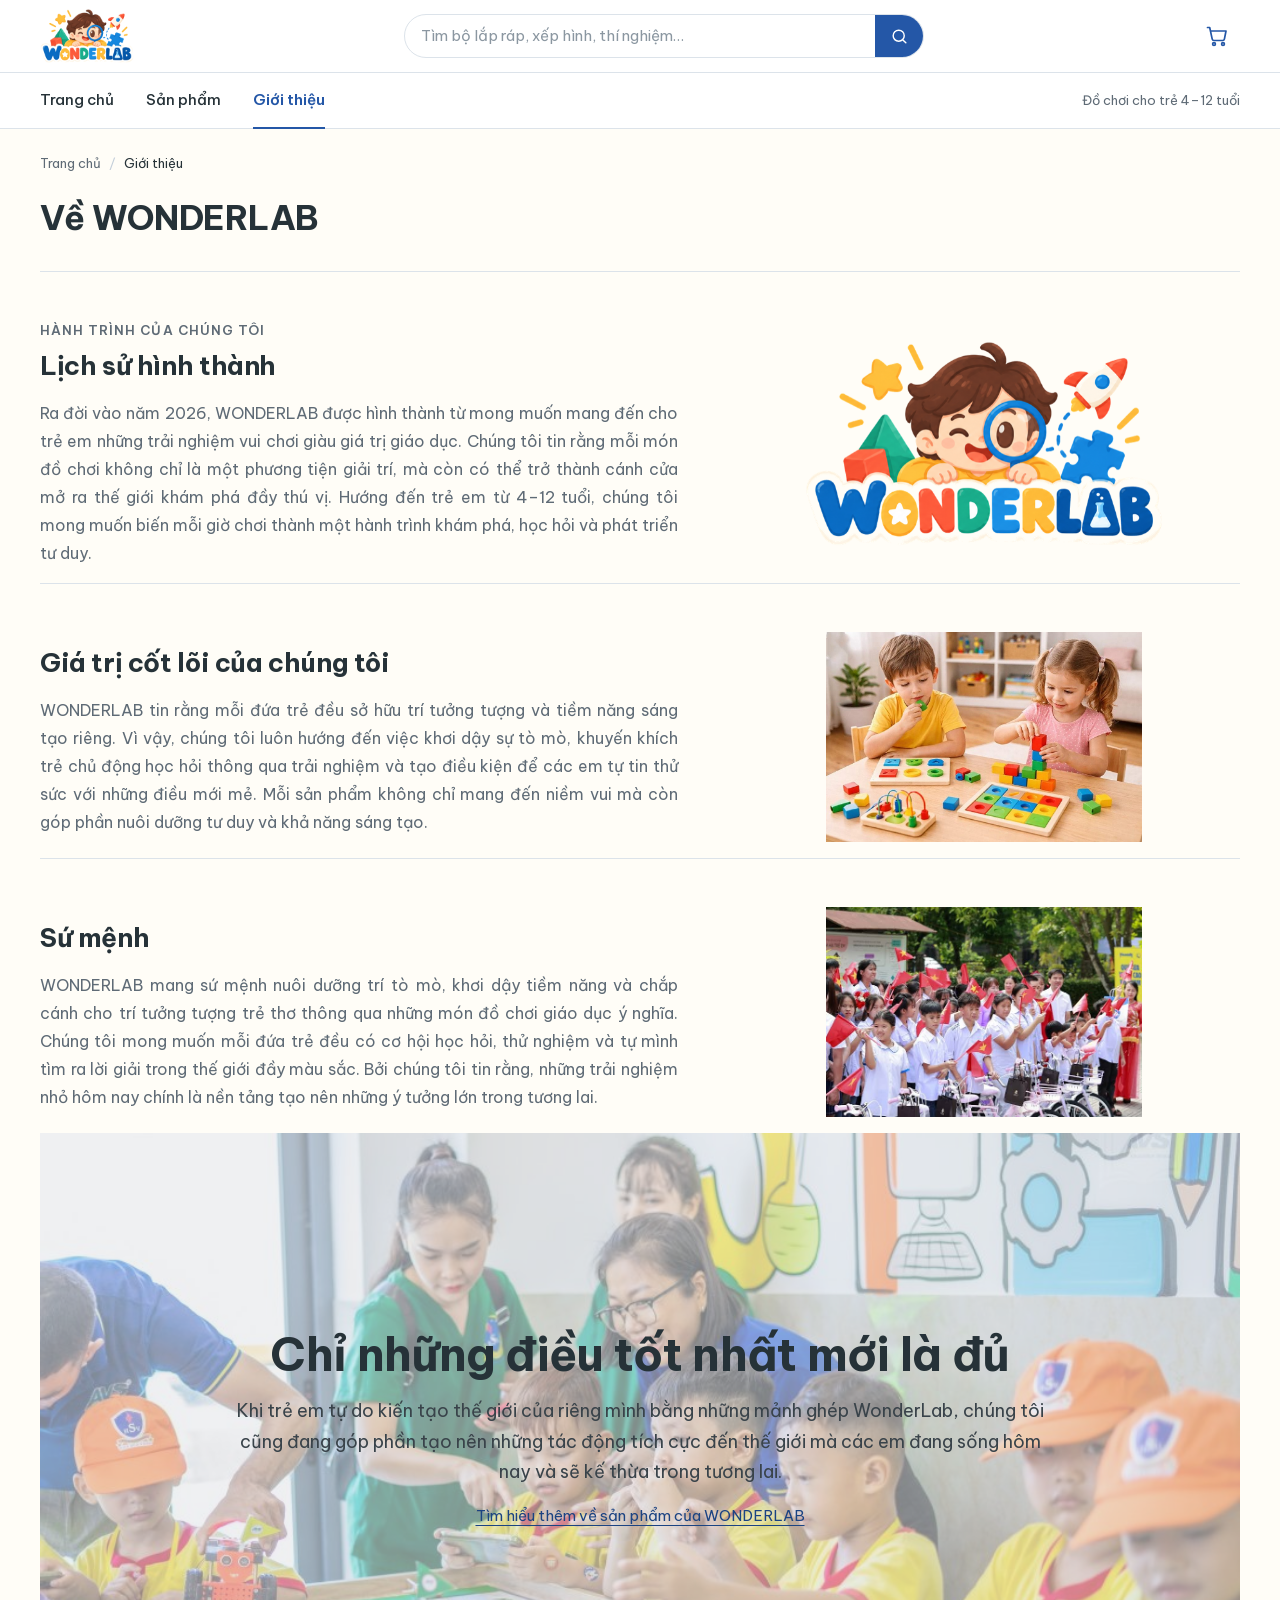
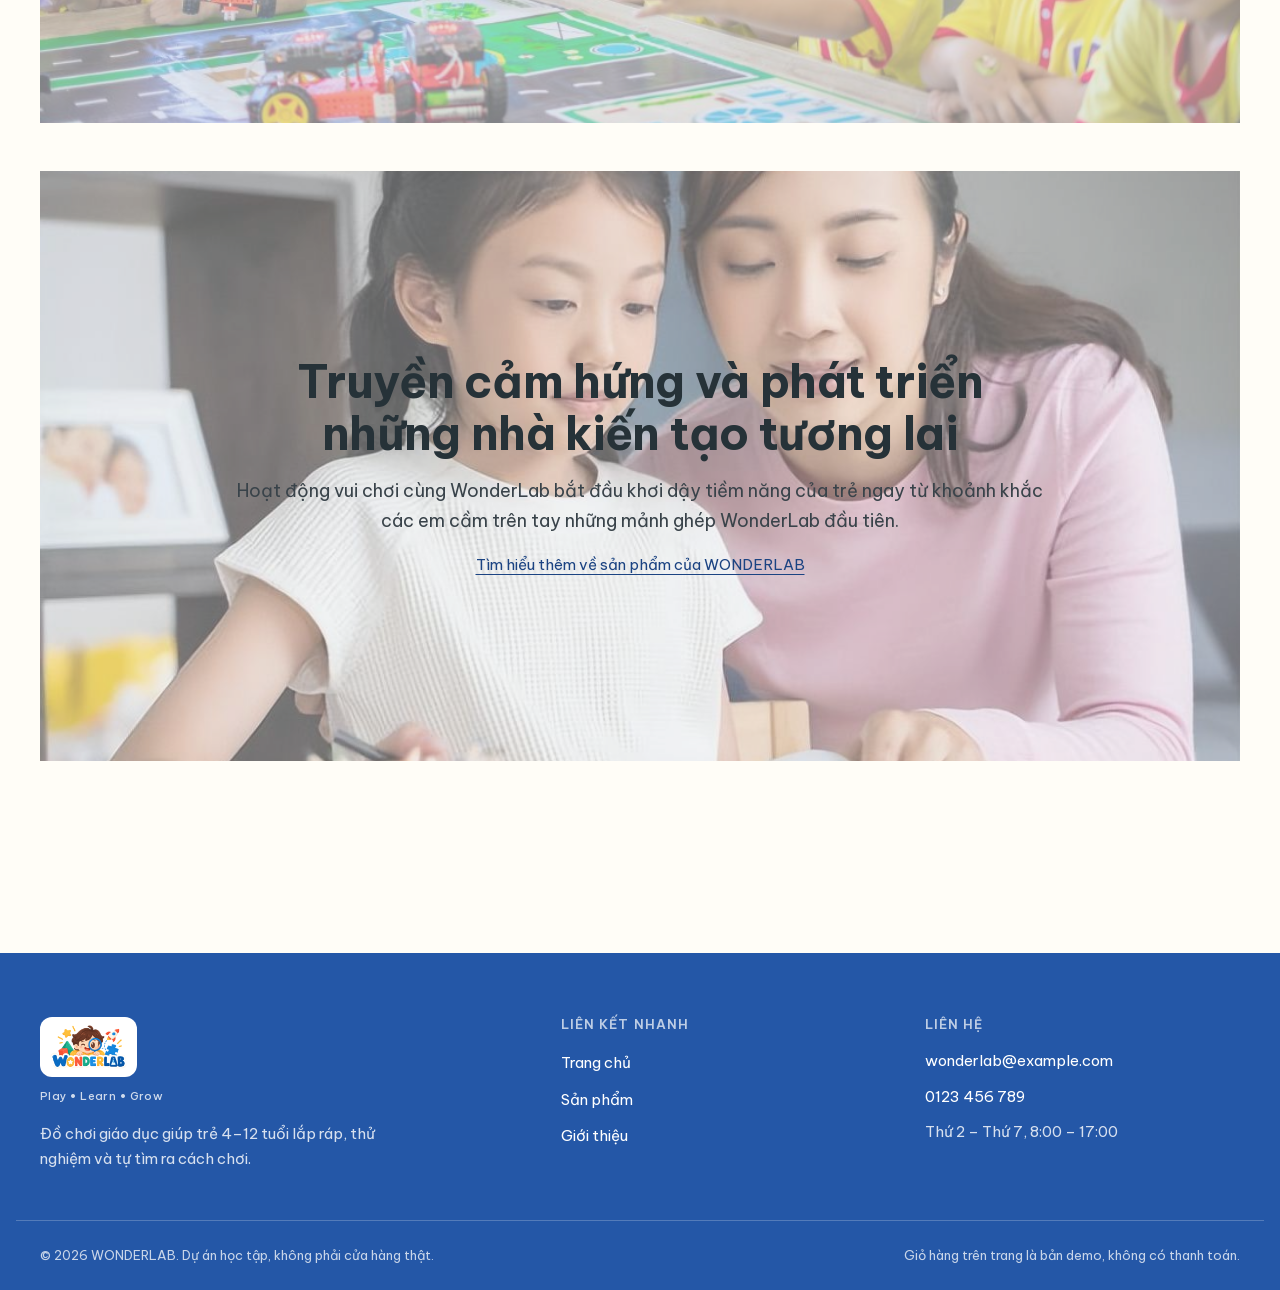
<file: about.html>
<!DOCTYPE html>
<html lang="vi">
<head>
  <meta charset="UTF-8">
  <meta name="viewport" content="width=device-width, initial-scale=1">
  <title>Giới thiệu — WONDERLAB</title>
  <meta name="description" content="WONDERLAB chọn đồ chơi giáo dục cho trẻ 4–12 tuổi và ghi rõ độ tuổi, số chi tiết, chất liệu cùng kỹ năng trẻ luyện tập trên từng sản phẩm.">
  <link rel="icon" href="assets/img/favicon.png" type="image/png">
  <link rel="stylesheet" href="css/style.css">
</head>
<body>
  <a class="skip-link" href="#main">Bỏ qua điều hướng</a>

  <header class="site-head">
    <div class="container site-head__top">
      <a class="brand" href="index.html" aria-label="WONDERLAB — trang chủ">
        <video class="brand__logo" autoplay muted loop playsinline poster="assets/img/logo-wonderlab.png" role="img" aria-label="WONDERLAB — Bé Khám Phá">
              <source src="assets/img/video-logo.mp4" type="video/mp4" />
              <img src="assets/img/logo-wonderlab.png" alt="WONDERLAB — Bé Khám Phá" />
            </video>
      </a>

      <form class="search" role="search" action="products.html" method="get">
        <label class="sr-only" for="q">Tìm sản phẩm</label>
        <input class="search__input" id="q" name="q" type="search" placeholder="Tìm bộ lắp ráp, xếp hình, thí nghiệm…" autocomplete="off">
        <button class="search__btn" type="submit" aria-label="Tìm sản phẩm">
          <svg class="icon" viewBox="0 0 24 24" fill="none" stroke="currentColor" stroke-width="1.8" stroke-linecap="round" stroke-linejoin="round" aria-hidden="true" focusable="false"><circle cx="11" cy="11" r="7"></circle><path d="m20 20-3.4-3.4"></path></svg>
        </button>
      </form>

      <button class="cart-btn" type="button" data-cart-open aria-label="Mở giỏ hàng">
        <svg class="icon" viewBox="0 0 24 24" fill="none" stroke="currentColor" stroke-width="1.7" stroke-linecap="round" stroke-linejoin="round" aria-hidden="true" focusable="false">
          <circle cx="9" cy="20" r="1.4"></circle><circle cx="18" cy="20" r="1.4"></circle>
          <path d="M2.5 3.5h2.2l2.5 11.6a1.8 1.8 0 0 0 1.8 1.4h8.6a1.8 1.8 0 0 0 1.8-1.4L21 7H6"></path>
        </svg>
        <span class="cart-btn__count" data-cart-count hidden>0</span>
      </button>
    </div>

    <div class="site-head__bar" data-nav-bar>
      <div class="container site-head__nav-row">
        <button class="nav-toggle" type="button" data-nav-toggle aria-expanded="false" aria-controls="site-nav">
          <svg class="icon" viewBox="0 0 24 24" fill="none" stroke="currentColor" stroke-width="1.8" stroke-linecap="round" aria-hidden="true" focusable="false"><path d="M4 6h16M4 12h16M4 18h16"></path></svg>
          <span>Menu</span>
        </button>
        <nav class="site-nav" id="site-nav" aria-label="Điều hướng chính">
          <a class="site-nav__link" href="index.html">Trang chủ</a>
          <a class="site-nav__link" href="products.html">Sản phẩm</a>
          <a class="site-nav__link" href="about.html" aria-current="page">Giới thiệu</a>
        </nav>
        <p class="site-head__note">Đồ chơi cho trẻ 4–12 tuổi</p>
      </div>
    </div>
  </header>

  <main id="main" class="page-main">
    <div class="container about-page">
      <nav class="breadcrumb" aria-label="Breadcrumb">
        <ol><li><a href="index.html">Trang chủ</a></li><li><span aria-current="page">Giới thiệu</span></li></ol>
      </nav>

      <h1 class="about-page__title" id="about-title">Về WONDERLAB</h1>

      <section class="about-history" aria-labelledby="about-history-title">
        <div class="about-history__copy">
          <p class="about-history__eyebrow">Hành trình của chúng tôi</p>
          <h2 id="about-history-title">Lịch sử hình thành</h2>
          <p>Ra đời vào năm 2026, WONDERLAB được hình thành từ mong muốn mang đến cho trẻ em những trải nghiệm vui chơi giàu giá trị giáo dục. Chúng tôi tin rằng mỗi món đồ chơi không chỉ là một phương tiện giải trí, mà còn có thể trở thành cánh cửa mở ra thế giới khám phá đầy thú vị. Hướng đến trẻ em từ 4–12 tuổi, chúng tôi mong muốn biến mỗi giờ chơi thành một hành trình khám phá, học hỏi và phát triển tư duy.

</p>
        </div>
        <img class="about-history__logo" src="assets/img/logo-wonderlab.png" alt="Logo WONDERLAB — Bé Khám Phá" width="560" height="321" loading="lazy">
      </section>

      <section class="about-history about-history--text" aria-labelledby="about-values-title">
        <div class="about-history__copy">
          <h2 id="about-values-title">Giá trị cốt lõi của chúng tôi</h2>
          <p>WONDERLAB tin rằng mỗi đứa trẻ đều sở hữu trí tưởng tượng và tiềm năng sáng tạo riêng. Vì vậy, chúng tôi luôn hướng đến việc khơi dậy sự tò mò, khuyến khích trẻ chủ động học hỏi thông qua trải nghiệm và tạo điều kiện để các em tự tin thử sức với những điều mới mẻ. Mỗi sản phẩm không chỉ mang đến niềm vui mà còn góp phần nuôi dưỡng tư duy và khả năng sáng tạo.</p>
        </div>
        <img class="about-history__logo" src="img/about-giatricotloi.jpeg" alt="Giá trị cốt lõi của WONDERLAB" loading="lazy">
      </section>

      <section class="about-history about-history--text" aria-labelledby="about-mission-title">
        <div class="about-history__copy">
          <h2 id="about-mission-title">Sứ mệnh</h2>
          <p>WONDERLAB mang sứ mệnh nuôi dưỡng trí tò mò, khơi dậy tiềm năng và chắp cánh cho trí tưởng tượng trẻ thơ thông qua những món đồ chơi giáo dục ý nghĩa. Chúng tôi mong muốn mỗi đứa trẻ đều có cơ hội học hỏi, thử nghiệm và tự mình tìm ra lời giải trong thế giới đầy màu sắc. Bởi chúng tôi tin rằng, những trải nghiệm nhỏ hôm nay chính là nền tảng tạo nên những ý tưởng lớn trong tương lai.</p>
        </div>
        <img class="about-history__logo" src="img/about-sumenh.jpeg" alt="Sứ mệnh của WONDERLAB" loading="lazy">
      </section>

      <section class="about-feature about-feature--first" aria-labelledby="about-best-title">
        <img class="about-feature__image" src="assets/img/about/about-tre-vui.jpg" alt="Các em nhỏ vui chơi và khám phá cùng đồ chơi WONDERLAB" width="1024" height="576">
        <div class="about-feature__copy">
          <h2 id="about-best-title">Chỉ những điều tốt nhất mới là đủ</h2>
          <p>Khi trẻ em tự do kiến tạo thế giới của riêng mình bằng những mảnh ghép WonderLab, chúng tôi cũng đang góp phần tạo nên những tác động tích cực đến thế giới mà các em đang sống hôm nay và sẽ kế thừa trong tương lai.</p>
          <a class="about-feature__link" href="products.html">Tìm hiểu thêm về sản phẩm của WONDERLAB</a>
        </div>
      </section>

      <section class="about-feature about-feature--second" aria-labelledby="about-builders-title">
        <img class="about-feature__image" src="assets/img/about/about-nguoi-lon-huong-dan-tre.webp" alt="Người lớn đồng hành cùng trẻ khám phá và lắp ghép" width="1228" height="790" loading="lazy">
        <div class="about-feature__copy">
          <h2 id="about-builders-title">Truyền cảm hứng và phát triển những nhà kiến tạo tương lai</h2>
          <p>Hoạt động vui chơi cùng WonderLab bắt đầu khơi dậy tiềm năng của trẻ ngay từ khoảnh khắc các em cầm trên tay những mảnh ghép WonderLab đầu tiên.</p>
          <a class="about-feature__link" href="products.html">Tìm hiểu thêm về sản phẩm của WONDERLAB</a>
        </div>
      </section>

    </div>
  </main>

  <footer class="site-foot">
    <div class="container site-foot__grid">
      <div class="site-foot__about">
        <a class="brand brand--light" href="index.html" aria-label="WONDERLAB — trang chủ">
          <span class="brand__plate">
            <img class="brand__logo" src="assets/img/logo-wonderlab.png" alt="WONDERLAB — Bé Khám Phá" width="560" height="321" />
          </span>
        </a>
        <p class="brand__tagline">Play • Learn • Grow</p>
        <p>Đồ chơi giáo dục giúp trẻ 4–12 tuổi lắp ráp, thử nghiệm và tự tìm ra cách chơi.</p>
      </div>

      <nav aria-labelledby="foot-links">
        <h2 class="site-foot__title" id="foot-links">Liên kết nhanh</h2>
        <ul class="site-foot__list">
          <li><a href="index.html">Trang chủ</a></li>
          <li><a href="products.html">Sản phẩm</a></li>
          <li><a href="about.html">Giới thiệu</a></li>
        </ul>
      </nav>

      <div>
        <h2 class="site-foot__title">Liên hệ</h2>
        <div class="site-foot__contact">
          <a href="mailto:wonderlab@example.com">wonderlab@example.com</a>
          <a href="tel:+84123456789">0123 456 789</a>
          <span>Thứ 2 – Thứ 7, 8:00 – 17:00</span>
        </div>
      </div>
    </div>
    <div class="container site-foot__rule"></div>
    <div class="container site-foot__bottom">
      <span>© 2026 WONDERLAB. Dự án học tập, không phải cửa hàng thật.</span>
      <span>Giỏ hàng trên trang là bản demo, không có thanh toán.</span>
    </div>
  </footer>

  <div class="cart-drawer" data-cart-drawer hidden role="dialog" aria-modal="true" aria-labelledby="cart-title">
    <button class="cart-drawer__scrim" type="button" data-cart-close aria-label="Đóng giỏ hàng"></button>
    <div class="cart-drawer__panel">
      <div class="cart-drawer__head">
        <h2 class="cart-drawer__title" id="cart-title">Giỏ hàng của bạn</h2>
        <button class="icon-btn" type="button" data-cart-close aria-label="Đóng giỏ hàng">
          <svg class="icon" viewBox="0 0 24 24" fill="none" stroke="currentColor" stroke-width="1.8" stroke-linecap="round" aria-hidden="true" focusable="false"><path d="M18 6 6 18M6 6l12 12"></path></svg>
        </button>
      </div>
      <div class="cart-drawer__items" data-cart-items></div>
      <div class="cart-drawer__foot">
        <div class="cart-drawer__total"><span>Tạm tính</span><strong data-cart-total>0đ</strong></div>
        <a class="c-btn c-btn--primary c-btn--wide"
   href="cart.html">
    Xem giỏ hàng
</a>
        <a class="c-btn c-btn--ghost c-btn--wide" href="products.html">Tiếp tục xem sản phẩm</a>
        <p class="cart-drawer__note">Đây là giỏ hàng demo của một dự án học tập. Chưa có bước thanh toán hoặc đặt hàng thật.</p>
      </div>
    </div>
  </div>

  <div class="toast" data-toast hidden role="status" aria-live="polite">
    <span data-toast-text>Đã thêm vào giỏ hàng demo.</span>
    <button class="toast__close" type="button" data-toast-close aria-label="Đóng thông báo">
      <svg class="icon" viewBox="0 0 24 24" fill="none" stroke="currentColor" stroke-width="2" stroke-linecap="round" aria-hidden="true" focusable="false"><path d="M18 6 6 18M6 6l12 12"></path></svg>
    </button>
  </div>

  <script src="js/main.js"></script>
</body>
</html>
</file>
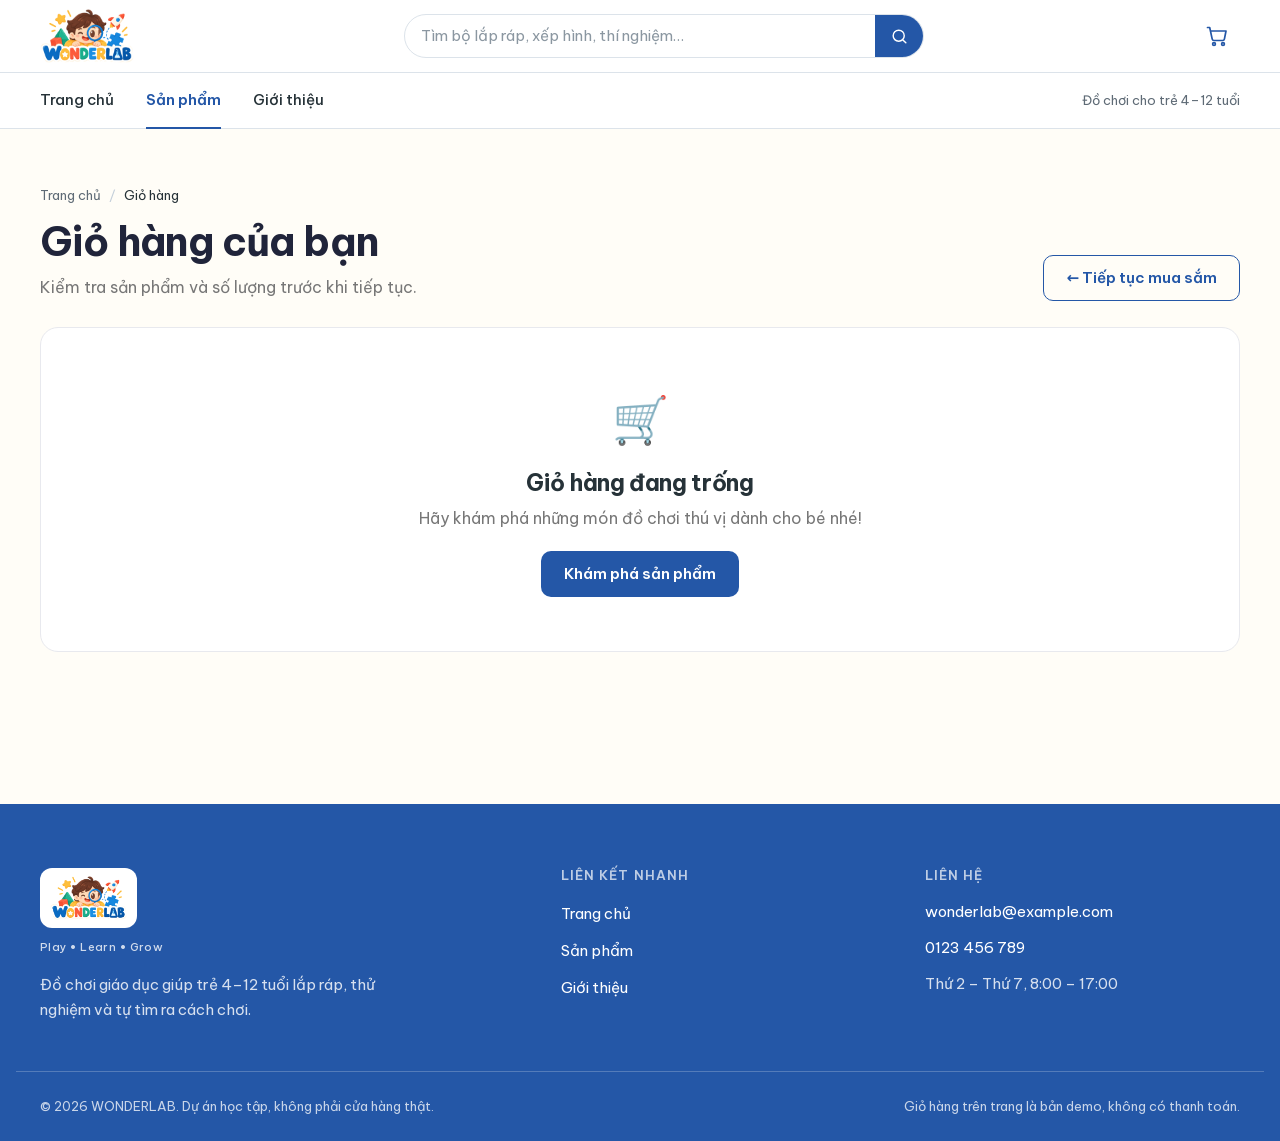
<file: cart.html>
<!DOCTYPE html>
<html lang="vi">
<head>
<meta charset="utf-8">
<meta name="viewport" content="width=device-width, initial-scale=1">
<title>Giỏ hàng — WONDERLAB</title>
<meta name="description" content="Giỏ hàng của bạn tại WONDERLAB.">
<link rel="icon" href="assets/img/favicon.png" type="image/png">
<link rel="stylesheet" href="css/style.css">
</head>
<body>
<a class="skip-link" href="#main">Bỏ qua điều hướng</a>
<header class="site-head">
<div class="container site-head__top">
<a aria-label="WONDERLAB — trang chủ" class="brand" href="index.html">
<video aria-label="WONDERLAB — Bé Khám Phá" autoplay="" class="brand__logo" loop="" muted="" playsinline="" poster="assets/img/logo-wonderlab.png" role="img">
<source src="assets/img/video-logo.mp4" type="video/mp4"/>
<img alt="WONDERLAB — Bé Khám Phá" src="assets/img/logo-wonderlab.png"/>
</video>
</a>
<form action="products.html" class="search" data-search-form="" method="get" role="search">
<label class="sr-only" for="q">Tìm sản phẩm</label>
<input autocomplete="off" class="search__input" id="q" name="q" placeholder="Tìm bộ lắp ráp, xếp hình, thí nghiệm…" type="search"/>
<button aria-label="Tìm sản phẩm" class="search__btn" type="submit">
<svg aria-hidden="true" class="icon" fill="none" focusable="false" stroke="currentColor" stroke-linecap="round" stroke-linejoin="round" stroke-width="1.8" viewbox="0 0 24 24">
<circle cx="11" cy="11" r="7"></circle>
<path d="m20 20-3.4-3.4"></path>
</svg>
</button>
</form>
<button aria-label="Mở giỏ hàng" class="cart-btn" data-cart-open="" type="button">
<svg aria-hidden="true" class="icon" fill="none" focusable="false" stroke="currentColor" stroke-linecap="round" stroke-linejoin="round" stroke-width="1.7" viewbox="0 0 24 24">
<circle cx="9" cy="20" r="1.4"></circle>
<circle cx="18" cy="20" r="1.4"></circle>
<path d="M2.5 3.5h2.2l2.5 11.6a1.8 1.8 0 0 0 1.8 1.4h8.6a1.8 1.8 0 0 0 1.8-1.4L21 7H6"></path>
</svg>
<span class="cart-btn__count" data-cart-count="" hidden="">0</span>
</button>
</div>
<div class="site-head__bar" data-nav-bar="">
<div class="container site-head__nav-row">
<button aria-controls="site-nav" aria-expanded="false" class="nav-toggle" data-nav-toggle="" type="button">
<svg aria-hidden="true" class="icon" fill="none" focusable="false" stroke="currentColor" stroke-linecap="round" stroke-width="1.8" viewbox="0 0 24 24">
<path d="M4 6h16M4 12h16M4 18h16"></path>
</svg>
<span>Menu</span>
</button>
<nav aria-label="Điều hướng chính" class="site-nav" id="site-nav">
<a class="site-nav__link" href="index.html">Trang chủ</a>
<a aria-current="page" class="site-nav__link" href="products.html">Sản phẩm</a>
<a class="site-nav__link" href="about.html">Giới thiệu</a>
</nav>
<p class="site-head__note">Đồ chơi cho trẻ 4–12 tuổi</p>
</div>
</div>
</header>
<main class="page-main cart-page" id="main">
  <div class="container">
    <nav class="breadcrumb" aria-label="Breadcrumb"><ol><li><a href="index.html">Trang chủ</a></li><li><span aria-current="page">Giỏ hàng</span></li></ol></nav>
    <div class="cart-page__head">
      <div><h1 class="cart-page__title">Giỏ hàng của bạn</h1><p class="cart-page__lead">Kiểm tra sản phẩm và số lượng trước khi tiếp tục.</p></div>
      <a class="c-btn c-btn--ghost" href="products.html">← Tiếp tục mua sắm</a>
    </div>
    <div id="cartPageContent" aria-live="polite"></div>
  </div>
</main>
<footer class="site-foot">
<div class="container site-foot__grid">
<div class="site-foot__about">
<a aria-label="WONDERLAB — trang chủ" class="brand brand--light" href="index.html">
<span class="brand__plate">
<img alt="WONDERLAB — Bé Khám Phá" class="brand__logo" height="321" src="assets/img/logo-wonderlab.png" width="560"/>
</span>
</a>
<p class="brand__tagline">Play • Learn • Grow</p>
<p>
            Đồ chơi giáo dục giúp trẻ 4–12 tuổi lắp ráp, thử nghiệm và tự tìm ra
            cách chơi.
          </p>
</div>
<nav aria-labelledby="foot-links">
<h2 class="site-foot__title" id="foot-links">Liên kết nhanh</h2>
<ul class="site-foot__list">
<li><a href="index.html">Trang chủ</a></li>
<li><a href="products.html">Sản phẩm</a></li>
<li><a href="about.html">Giới thiệu</a></li>
</ul>
</nav>
<div>
<h2 class="site-foot__title">Liên hệ</h2>
<div class="site-foot__contact">
<a href="mailto:wonderlab@example.com">wonderlab@example.com</a>
<a href="tel:+84123456789">0123 456 789</a>
<span>Thứ 2 – Thứ 7, 8:00 – 17:00</span>
</div>
</div>
</div>
<div class="container site-foot__rule"></div>
<div class="container site-foot__bottom">
<span>© 2026 WONDERLAB. Dự án học tập, không phải cửa hàng thật.</span>
<span>Giỏ hàng trên trang là bản demo, không có thanh toán.</span>
</div>
</footer>
<div aria-labelledby="cart-title" aria-modal="true" class="cart-drawer" data-cart-drawer="" hidden="" role="dialog">
<button aria-label="Đóng giỏ hàng" class="cart-drawer__scrim" data-cart-close="" type="button"></button>
<div class="cart-drawer__panel">
<div class="cart-drawer__head">
<h2 class="cart-drawer__title" id="cart-title">Giỏ hàng của bạn</h2>
<button aria-label="Đóng giỏ hàng" class="icon-btn" data-cart-close="" type="button">
<svg aria-hidden="true" class="icon" fill="none" focusable="false" stroke="currentColor" stroke-linecap="round" stroke-width="1.8" viewbox="0 0 24 24">
<path d="M18 6 6 18M6 6l12 12"></path>
</svg>
</button>
</div>
<div class="cart-drawer__items" data-cart-items=""></div>
<div class="cart-drawer__foot">
<div class="cart-drawer__total">
<span>Tạm tính</span><strong data-cart-total="">0đ</strong>
</div>
<a class="c-btn c-btn--ghost c-btn--wide" href="products.html">Tiếp tục xem sản phẩm</a>
<a class="c-btn c-btn--primary c-btn--wide" href="cart.html">Xem giỏ hàng</a>
<p class="cart-drawer__note">
            Đây là giỏ hàng demo của một dự án học tập. Chưa có bước thanh toán
            hoặc đặt hàng thật.
          </p>
</div>
</div>
</div>
<div aria-live="polite" class="toast" data-toast="" hidden="" role="status">
<span data-toast-text="">Đã thêm vào giỏ hàng demo.</span>
<button aria-label="Đóng thông báo" class="toast__close" data-toast-close="" type="button">
<svg aria-hidden="true" class="icon" fill="none" focusable="false" stroke="currentColor" stroke-linecap="round" stroke-width="2" viewbox="0 0 24 24">
<path d="M18 6 6 18M6 6l12 12"></path>
</svg>
</button>
</div>
<script src="js/main.js"></script>
<script src="js/cart-page.js"></script>
</body>
</html>
</file>
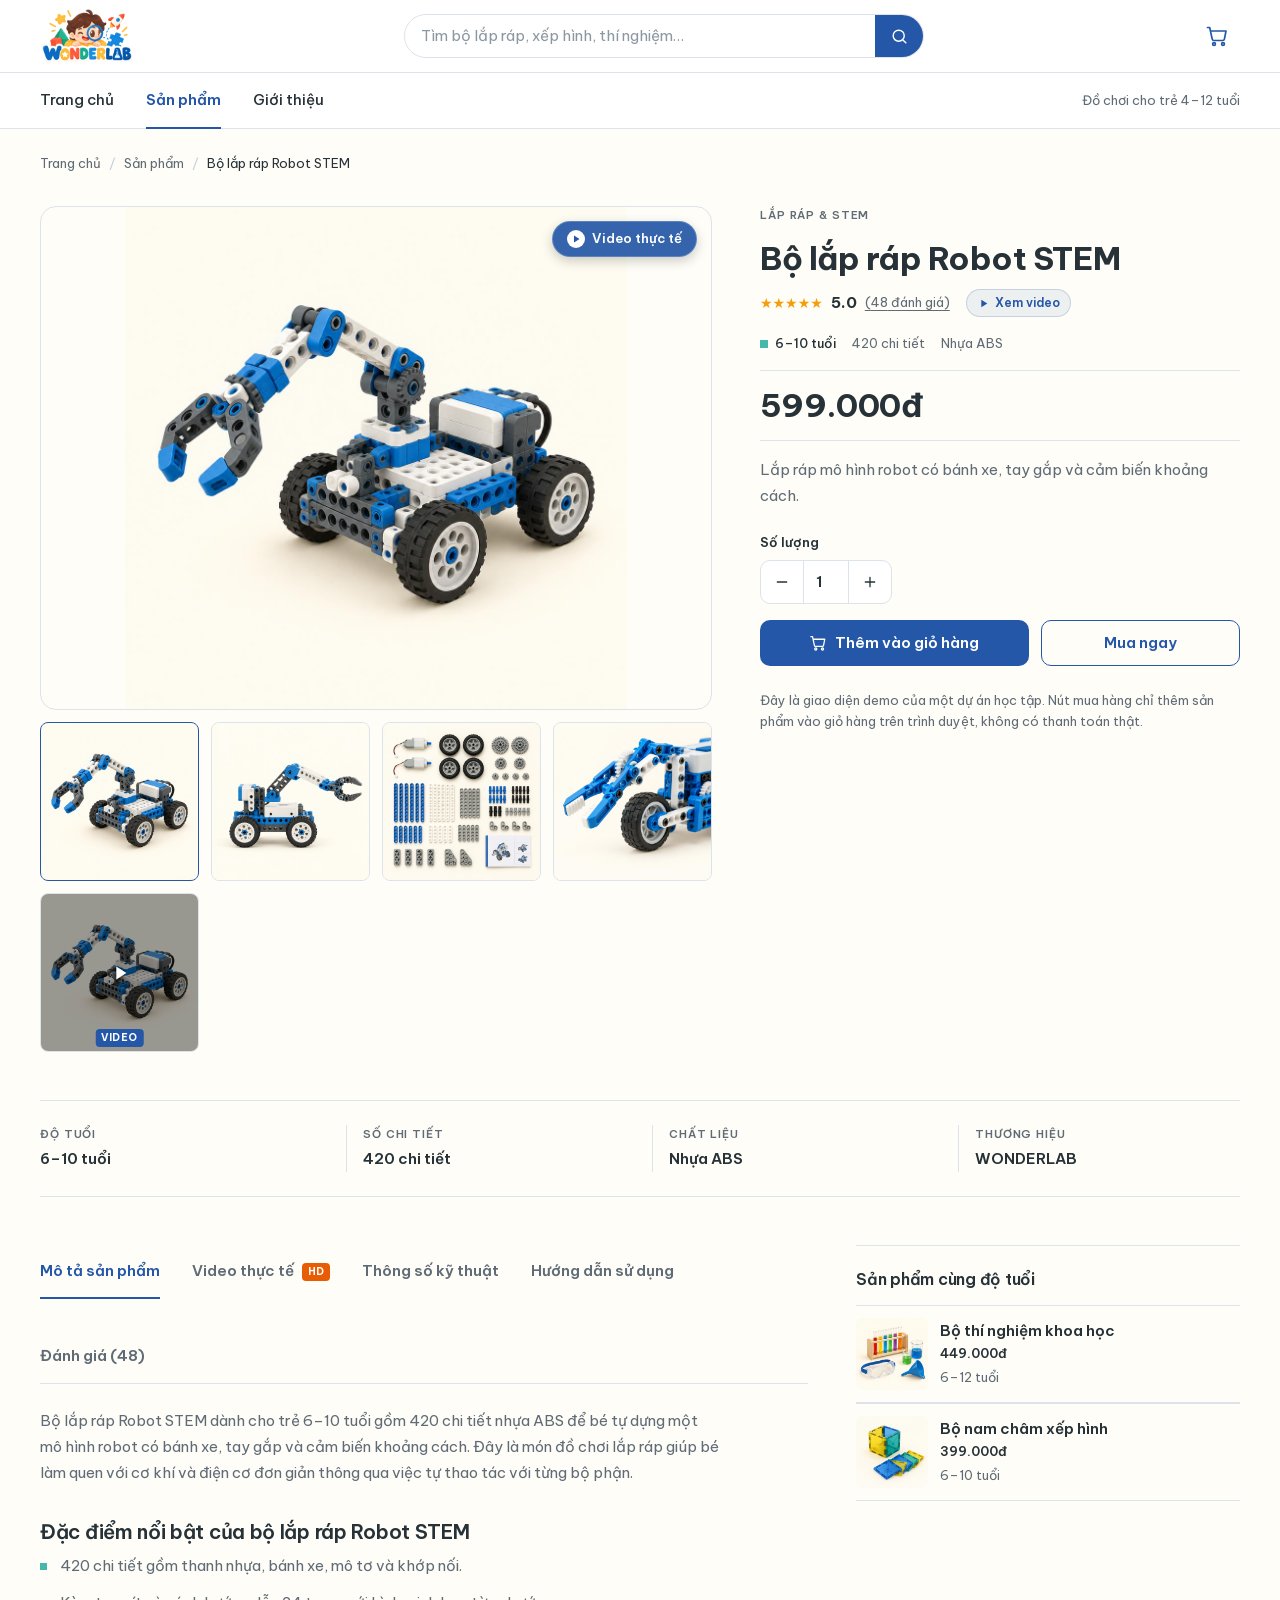
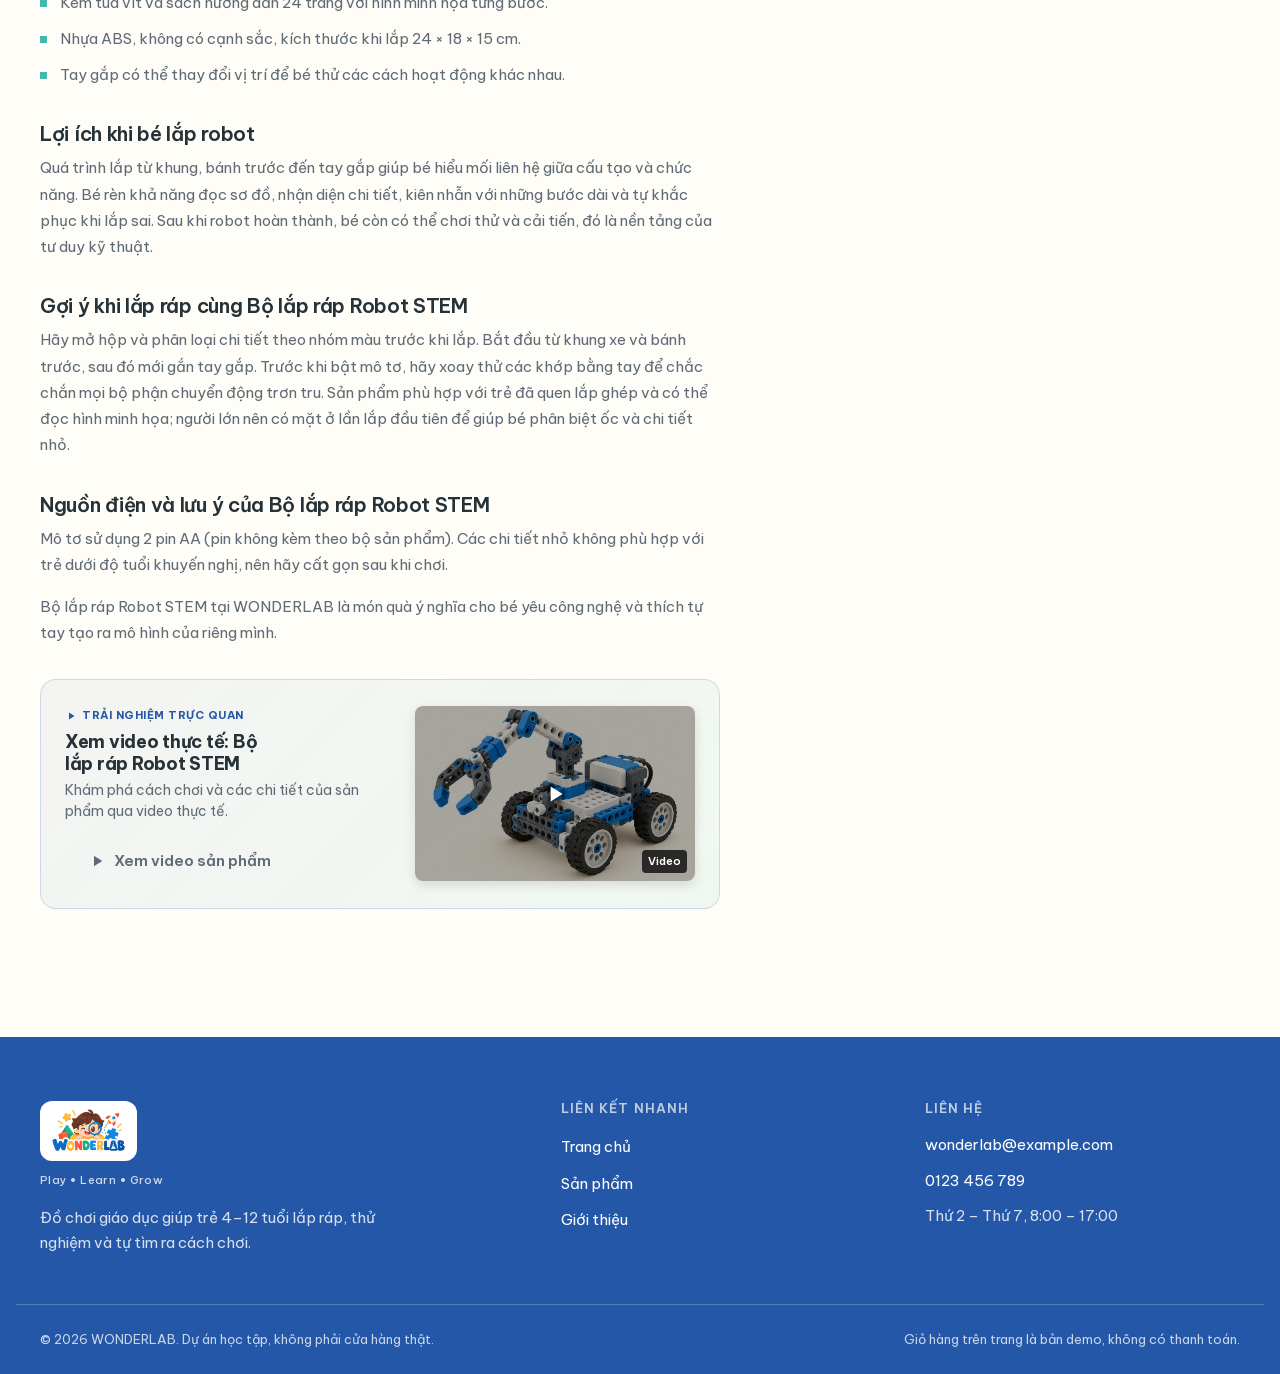
<file: product-detail.html>
<!DOCTYPE html>
<html lang="vi">
<head>
  <meta charset="UTF-8">
  <meta name="viewport" content="width=device-width, initial-scale=1">
  <title>Bộ lắp ráp Robot STEM — WONDERLAB</title>
  <meta name="description" content="Bộ lắp ráp Robot STEM: 420 chi tiết, phù hợp trẻ 6–10 tuổi. Xem hình ảnh, thông số và hướng dẫn lắp ráp tại WONDERLAB.">
  <link rel="icon" href="assets/img/favicon.png" type="image/png">
  <link rel="stylesheet" href="css/style.css">
</head>
<body>
  <a class="skip-link" href="#main">Bỏ qua điều hướng</a>

  <header class="site-head">
    <div class="container site-head__top">
      <a class="brand" href="index.html" aria-label="WONDERLAB — trang chủ">
        <video class="brand__logo" autoplay muted loop playsinline poster="assets/img/logo-wonderlab.png" role="img" aria-label="WONDERLAB — Bé Khám Phá">
              <source src="assets/img/video-logo.mp4" type="video/mp4" />
              <img src="assets/img/logo-wonderlab.png" alt="WONDERLAB — Bé Khám Phá" />
            </video>
      </a>

      <form class="search" role="search" action="products.html" method="get">
        <label class="sr-only" for="q">Tìm sản phẩm</label>
        <input class="search__input" id="q" name="q" type="search" placeholder="Tìm bộ lắp ráp, xếp hình, thí nghiệm…" autocomplete="off">
        <button class="search__btn" type="submit" aria-label="Tìm sản phẩm">
          <svg class="icon" viewBox="0 0 24 24" fill="none" stroke="currentColor" stroke-width="1.8" stroke-linecap="round" stroke-linejoin="round" aria-hidden="true" focusable="false"><circle cx="11" cy="11" r="7"></circle><path d="m20 20-3.4-3.4"></path></svg>
        </button>
      </form>

      <button class="cart-btn" type="button" data-cart-open aria-label="Mở giỏ hàng">
        <svg class="icon" viewBox="0 0 24 24" fill="none" stroke="currentColor" stroke-width="1.7" stroke-linecap="round" stroke-linejoin="round" aria-hidden="true" focusable="false">
          <circle cx="9" cy="20" r="1.4"></circle><circle cx="18" cy="20" r="1.4"></circle>
          <path d="M2.5 3.5h2.2l2.5 11.6a1.8 1.8 0 0 0 1.8 1.4h8.6a1.8 1.8 0 0 0 1.8-1.4L21 7H6"></path>
        </svg>
        <span class="cart-btn__count" data-cart-count hidden>0</span>
      </button>
    </div>

    <div class="site-head__bar" data-nav-bar>
      <div class="container site-head__nav-row">
        <button class="nav-toggle" type="button" data-nav-toggle aria-expanded="false" aria-controls="site-nav">
          <svg class="icon" viewBox="0 0 24 24" fill="none" stroke="currentColor" stroke-width="1.8" stroke-linecap="round" aria-hidden="true" focusable="false"><path d="M4 6h16M4 12h16M4 18h16"></path></svg>
          <span>Menu</span>
        </button>
        <nav class="site-nav" id="site-nav" aria-label="Điều hướng chính">
          <a class="site-nav__link" href="index.html">Trang chủ</a>
          <a class="site-nav__link" href="products.html" aria-current="page">Sản phẩm</a>
          <a class="site-nav__link" href="about.html">Giới thiệu</a>
        </nav>
        <p class="site-head__note">Đồ chơi cho trẻ 4–12 tuổi</p>
      </div>
    </div>
  </header>

  <main id="main" class="page-main" data-product-root data-slug="robot-stem">
    <div class="container">
      <nav class="breadcrumb" aria-label="Breadcrumb">
        <ol>
          <li><a href="index.html">Trang chủ</a></li>
          <li><a href="products.html">Sản phẩm</a></li>
          <li><span aria-current="page" data-crumb>Bộ lắp ráp Robot STEM</span></li>
        </ol>
      </nav>

      <div class="p-detail__main">
        <div class="gallery">
          <div class="gallery__main">
            <img id="gallery-main" src="assets/img/products/product-robot-stem.jpg" alt="Bộ lắp ráp robot STEM màu xanh và trắng có tay gắp và bốn bánh xe" width="1024" height="1024">
            <div class="gallery__video-box" id="gallery-video-box" hidden>
              <video id="gallery-video" data-src="assets/videos/trang-1/robot-stem.mp4" playsinline controls preload="none" aria-label="Video sản phẩm: Bộ lắp ráp Robot STEM" poster="assets/img/products/product-robot-stem.jpg">
                Trình duyệt của bạn không hỗ trợ thẻ video.
              </video>
            </div>
            <button class="gallery__video-pill" type="button" data-play-main-video aria-label="Xem video sản phẩm">
              <span class="pill-play-icon"><svg viewBox="0 0 24 24" width="12" height="12" fill="currentColor"><path d="M8 5v14l11-7z"/></svg></span>
              <span>Video thực tế</span>
            </button>
          </div>
          <div class="gallery__thumbs" data-thumbs role="group" aria-label="Chọn ảnh hoặc video sản phẩm">
            <button class="gallery__thumb" type="button" aria-pressed="true" data-type="image" data-index="0" aria-label="Xem ảnh 1: toàn bộ mô hình robot">
              <img src="assets/img/products/product-robot-stem.jpg" alt="" width="160" height="160">
            </button>
            <button class="gallery__thumb" type="button" aria-pressed="false" data-type="image" data-index="1" aria-label="Xem ảnh 2: robot nhìn nghiêng">
              <img src="assets/img/products/robot-stem-2.jpg" alt="" width="160" height="160">
            </button>
            <button class="gallery__thumb" type="button" aria-pressed="false" data-type="image" data-index="2" aria-label="Xem ảnh 3: các chi tiết trong hộp">
              <img src="assets/img/products/robot-stem-3.jpg" alt="" width="160" height="160">
            </button>
            <button class="gallery__thumb" type="button" aria-pressed="false" data-type="image" data-index="3" aria-label="Xem ảnh 4: cận cảnh tay gắp và bánh trước">
              <img src="assets/img/products/robot-stem-4.jpg" alt="" width="160" height="160">
            </button>
            <button class="gallery__thumb gallery__thumb--video" type="button" aria-pressed="false" data-type="video" aria-label="Xem video mô hình robot">
              <div class="thumb-video-icon"><svg viewBox="0 0 24 24" width="22" height="22" fill="currentColor"><path d="M8 5v14l11-7z"/></svg></div>
              <img src="assets/img/products/product-robot-stem.jpg" alt="" width="160" height="160">
              <span class="thumb-video-badge">Video</span>
            </button>
          </div>
        </div>

        <div class="buy">
          <p class="t-label" data-category>Lắp ráp &amp; STEM</p>
          <h1 class="buy__title" data-name>Bộ lắp ráp Robot STEM</h1>
          <div class="rating-badge" data-rating-badge>
            <div class="stars" aria-hidden="true">
              <span class="review-stars-mini" data-stars-inline>★★★★★</span>
            </div>
            <span class="rating-badge__score" data-rating-score>4.9</span>
            <a href="#panel-danhgia" class="rating-badge__count" data-jump-reviews>(<span data-review-count>28</span> đánh giá)</a>
            <button type="button" class="video-quick-link" data-jump-video aria-label="Xem video mô hình thực tế">
              <svg viewBox="0 0 24 24" width="13" height="13" fill="currentColor"><path d="M8 5v14l11-7z"/></svg>
              <span>Xem video</span>
            </button>
          </div>
          <p class="buy__meta">
            <span class="buy__meta-age" data-age>6–10 tuổi</span>
            <span data-parts>420 chi tiết</span>
            <span data-material>Nhựa ABS</span>
          </p>
          <p class="buy__price" data-price>599.000đ</p>
          <p class="buy__desc" data-summary>Lắp ráp mô hình robot có bánh xe, tay gắp và cảm biến khoảng cách.</p>

          <form class="buy__form" data-buy-form>
            <div class="field">
              <label class="field__label" for="qty">Số lượng</label>
              <div class="qty">
                <button class="qty__btn" type="button" data-qty="-1" aria-label="Giảm số lượng">
                  <svg class="icon" viewBox="0 0 24 24" fill="none" stroke="currentColor" stroke-width="2" stroke-linecap="round" aria-hidden="true" focusable="false"><path d="M5 12h14"></path></svg>
                </button>
                <input class="qty__input" id="qty" name="qty" type="number" inputmode="numeric" min="1" max="20" value="1">
                <button class="qty__btn" type="button" data-qty="1" aria-label="Tăng số lượng">
                  <svg class="icon" viewBox="0 0 24 24" fill="none" stroke="currentColor" stroke-width="2" stroke-linecap="round" aria-hidden="true" focusable="false"><path d="M12 5v14M5 12h14"></path></svg>
                </button>
              </div>
            </div>
            <div class="buy__actions">
              <button class="c-btn c-btn--primary" type="submit">
                <svg class="icon" viewBox="0 0 24 24" fill="none" stroke="currentColor" stroke-width="1.7" stroke-linecap="round" stroke-linejoin="round" aria-hidden="true" focusable="false">
                  <circle cx="9" cy="20" r="1.4"></circle><circle cx="18" cy="20" r="1.4"></circle>
                  <path d="M2.5 3.5h2.2l2.5 11.6a1.8 1.8 0 0 0 1.8 1.4h8.6a1.8 1.8 0 0 0 1.8-1.4L21 7H6"></path>
                </svg>
                Thêm vào giỏ hàng
              </button>
              <button class="c-btn c-btn--ghost" type="button" data-buy-now>Mua ngay</button>
            </div>
          </form>
          <p class="buy__note">Đây là giao diện demo của một dự án học tập. Nút mua hàng chỉ thêm sản phẩm vào giỏ hàng trên trình duyệt, không có thanh toán thật.</p>
        </div>
      </div>

      <div class="attr-strip">
        <div class="attr">
          <p class="attr__key">Độ tuổi</p>
          <p class="attr__val" data-age>6–10 tuổi</p>
        </div>
        <div class="attr">
          <p class="attr__key" data-parts-label>Số chi tiết</p>
          <p class="attr__val" data-parts>420 chi tiết</p>
        </div>
        <div class="attr">
          <p class="attr__key">Chất liệu</p>
          <p class="attr__val" data-material>Nhựa ABS</p>
        </div>
        <div class="attr">
          <p class="attr__key">Thương hiệu</p>
          <p class="attr__val" data-brand>WONDERLAB</p>
        </div>
      </div>

      <div class="detail-body">
        <div>
          <div class="tabs__list" role="tablist" aria-label="Thông tin sản phẩm">
            <button class="tabs__tab" role="tab" id="tab-mota" aria-controls="panel-mota" aria-selected="true" tabindex="0">Mô tả sản phẩm</button>
            <button class="tabs__tab" role="tab" id="tab-video" aria-controls="panel-video" aria-selected="false" tabindex="-1" data-tab-video>Video thực tế <span class="tab-video-badge">HD</span></button>
            <button class="tabs__tab" role="tab" id="tab-thongso" aria-controls="panel-thongso" aria-selected="false" tabindex="-1">Thông số kỹ thuật</button>
            <button class="tabs__tab" role="tab" id="tab-huongdan" aria-controls="panel-huongdan" aria-selected="false" tabindex="-1">Hướng dẫn sử dụng</button>
            <button class="tabs__tab" role="tab" id="tab-danhgia" aria-controls="panel-danhgia" aria-selected="false" tabindex="-1">Đánh giá (<span data-tab-review-count>28</span>)</button>
          </div>

          <div class="tabs__panel" role="tabpanel" id="panel-mota" aria-labelledby="tab-mota" tabindex="0">
            <div data-panel-body>
              <p>Bộ lắp ráp Robot STEM dành cho trẻ 6–10 tuổi gồm 420 chi tiết nhựa ABS để bé tự dựng một mô hình robot có bánh xe, tay gắp và cảm biến khoảng cách. Đây là món đồ chơi lắp ráp giúp bé làm quen với cơ khí và điện cơ đơn giản thông qua việc tự thao tác với từng bộ phận.</p>
              <h2>Đặc điểm nổi bật của bộ lắp ráp Robot STEM</h2>
              <ul class="spec-list">
                <li>420 chi tiết gồm thanh nhựa, bánh xe, mô tơ và khớp nối.</li>
                <li>Kèm tua vít và sách hướng dẫn 24 trang với hình minh họa từng bước.</li>
                <li>Nhựa ABS, không có cạnh sắc, kích thước khi lắp 24 × 18 × 15 cm.</li>
                <li>Tay gắp có thể thay đổi vị trí để bé thử các cách hoạt động khác nhau.</li>
              </ul>
              <h2>Lợi ích khi bé lắp robot</h2>
              <p>Quá trình lắp từ khung, bánh trước đến tay gắp giúp bé hiểu mối liên hệ giữa cấu tạo và chức năng. Bé rèn khả năng đọc sơ đồ, nhận diện chi tiết, kiên nhẫn với những bước dài và tự khắc phục khi lắp sai. Sau khi robot hoàn thành, bé còn có thể chơi thử và cải tiến, đó là nền tảng của tư duy kỹ thuật.</p>
              <h2>Gợi ý khi lắp ráp cùng Bộ lắp ráp Robot STEM</h2>
              <p>Hãy mở hộp và phân loại chi tiết theo nhóm màu trước khi lắp. Bắt đầu từ khung xe và bánh trước, sau đó mới gắn tay gắp. Trước khi bật mô tơ, hãy xoay thử các khớp bằng tay để chắc chắn mọi bộ phận chuyển động trơn tru. Sản phẩm phù hợp với trẻ đã quen lắp ghép và có thể đọc hình minh họa; người lớn nên có mặt ở lần lắp đầu tiên để giúp bé phân biệt ốc và chi tiết nhỏ.</p>
              <h2>Nguồn điện và lưu ý của Bộ lắp ráp Robot STEM</h2>
              <p>Mô tơ sử dụng 2 pin AA (pin không kèm theo bộ sản phẩm). Các chi tiết nhỏ không phù hợp với trẻ dưới độ tuổi khuyến nghị, nên hãy cất gọn sau khi chơi.</p>
              <p>Bộ lắp ráp Robot STEM tại WONDERLAB là món quà ý nghĩa cho bé yêu công nghệ và thích tự tay tạo ra mô hình của riêng mình.</p>
            </div>

            <!-- Overview Video Showcase Card -->
            <div class="overview-video-card" data-overview-video-card>
              <div class="overview-video-card__info">
                <span class="overview-video-card__tag">
                  <svg viewBox="0 0 24 24" width="12" height="12" fill="currentColor"><path d="M8 5v14l11-7z"/></svg>
                  Trải nghiệm trực quan
                </span>
                <h3 class="overview-video-card__heading" data-overview-video-title>Xem video thực tế Bộ lắp ráp Robot STEM</h3>
                <p class="overview-video-card__text">Khám phá cách chơi và các chi tiết của sản phẩm qua video thực tế.</p>
                <button type="button" class="c-btn c-btn--outline overview-video-card__btn" data-switch-to-video-tab>
                  <svg class="icon" viewBox="0 0 24 24" width="16" height="16" fill="currentColor"><path d="M8 5v14l11-7z"/></svg>
                  Xem video sản phẩm
                </button>
              </div>
              <button type="button" class="overview-video-card__thumb" data-switch-to-video-tab aria-label="Xem video sản phẩm">
                <img src="assets/img/products/product-robot-stem.jpg" alt="" data-overview-video-thumb width="280" height="180">
                <span class="overview-video-card__play">
                  <svg viewBox="0 0 24 24" width="26" height="26" fill="currentColor"><path d="M8 5v14l11-7z"/></svg>
                </span>
                <span class="overview-video-card__duration">Video</span>
              </button>
            </div>
          </div>

          <div class="tabs__panel" role="tabpanel" id="panel-video" aria-labelledby="tab-video" tabindex="0" hidden>
            <div class="video-panel-card">
              <div class="video-panel-header">
                <span class="video-panel-badge">
                  <svg viewBox="0 0 24 24" width="14" height="14" fill="currentColor"><path d="M8 5v14l11-7z"/></svg>
                  <span>Video mở hộp &amp; trải nghiệm</span>
                </span>
                <h3 class="video-panel-title" data-tab-video-title>Video thực tế: Bộ lắp ráp Robot STEM</h3>
                <p class="video-panel-desc">Góc quay thực tế giúp phụ huynh và các bé quan sát rõ ràng kích thước, khớp nối và cách món đồ chơi vận hành.</p>
              </div>
              <div class="video-player-frame">
                <video id="tab-video-player" data-src="assets/videos/trang-1/robot-stem.mp4" class="video-player-element" controls playsinline preload="none" aria-label="Video sản phẩm: Bộ lắp ráp Robot STEM" poster="assets/img/products/product-robot-stem.jpg">
                  Trình duyệt của bạn không hỗ trợ thẻ video.
                </video>
              </div>
            </div>
          </div>

          <div class="tabs__panel" role="tabpanel" id="panel-thongso" aria-labelledby="tab-thongso" tabindex="0" hidden>
            <table class="spec-table">
              <caption class="sr-only">Thông số kỹ thuật</caption>
              <tbody data-panel-specs>
                <tr><th scope="row">Số chi tiết</th><td>420 chi tiết</td></tr>
                <tr><th scope="row">Chất liệu</th><td>Nhựa ABS, không có cạnh sắc</td></tr>
                <tr><th scope="row">Kích thước khi lắp</th><td>24 × 18 × 15 cm</td></tr>
                <tr><th scope="row">Nguồn</th><td>2 pin AA cho mô tơ (không kèm)</td></tr>
                <tr><th scope="row">Bao gồm</th><td>Chi tiết lắp ráp, tua vít, sách hướng dẫn 24 trang</td></tr>
              </tbody>
            </table>
          </div>

          <div class="tabs__panel" role="tabpanel" id="panel-huongdan" aria-labelledby="tab-huongdan" tabindex="0" hidden>
            <ul class="spec-list" data-panel-guide>
              <li>Mở hộp và phân loại chi tiết theo nhóm màu trước khi lắp.</li>
              <li>Lắp khung xe và bánh trước, sau đó mới gắn tay gắp.</li>
              <li>Kiểm tra các khớp nối bằng cách xoay tay gắp bằng tay trước khi bật mô tơ.</li>
            </ul>
          </div>

          <div class="tabs__panel" role="tabpanel" id="panel-danhgia" aria-labelledby="tab-danhgia" tabindex="0" hidden data-panel-reviews>
            <div class="reviews-container">
              <!-- Summary Card -->
              <div class="review-summary-card">
                <div class="review-score-box">
                  <div class="review-score-num" data-score-main>4.9</div>
                  <div class="review-score-stars" data-stars-main aria-label="4.9 trên 5 sao">★★★★★</div>
                  <p class="review-score-note">Dựa trên <b data-review-count-bold>28</b> đánh giá thực tế</p>
                </div>
                
                <div class="review-distribution" data-rating-distribution>
                  <div class="review-dist-row">
                    <span class="review-dist-label">5 sao</span>
                    <div class="review-dist-track"><div class="review-dist-fill" data-dist-5 style="width: 86%;"></div></div>
                    <span class="review-dist-pct" data-dist-pct-5>86%</span>
                  </div>
                  <div class="review-dist-row">
                    <span class="review-dist-label">4 sao</span>
                    <div class="review-dist-track"><div class="review-dist-fill" data-dist-4 style="width: 11%;"></div></div>
                    <span class="review-dist-pct" data-dist-pct-4>11%</span>
                  </div>
                  <div class="review-dist-row">
                    <span class="review-dist-label">3 sao</span>
                    <div class="review-dist-track"><div class="review-dist-fill" data-dist-3 style="width: 3%;"></div></div>
                    <span class="review-dist-pct" data-dist-pct-3>3%</span>
                  </div>
                  <div class="review-dist-row">
                    <span class="review-dist-label">2 sao</span>
                    <div class="review-dist-track"><div class="review-dist-fill" data-dist-2 style="width: 0%;"></div></div>
                    <span class="review-dist-pct" data-dist-pct-2>0%</span>
                  </div>
                  <div class="review-dist-row">
                    <span class="review-dist-label">1 sao</span>
                    <div class="review-dist-track"><div class="review-dist-fill" data-dist-1 style="width: 0%;"></div></div>
                    <span class="review-dist-pct" data-dist-pct-1>0%</span>
                  </div>
                </div>

                <div class="review-action-box">
                  <p class="review-action-title">Bạn đã mua sản phẩm này?</p>
                  <p class="review-action-sub">Chia sẻ nhận xét thực tế để giúp các phụ huynh khác nhé!</p>
                  <button type="button" class="c-btn c-btn--primary" data-toggle-review-form>Viết đánh giá</button>
                </div>
              </div>

              <!-- Review Form Card -->
              <div class="review-form-card" id="review-form-card" data-review-form-card hidden>
                <div class="review-form-card__head">
                  <h3 class="review-form-card__title">Gửi đánh giá của bạn</h3>
                  <button type="button" class="icon-btn" data-close-review-form aria-label="Đóng form">
                    <svg class="icon" viewBox="0 0 24 24" fill="none" stroke="currentColor" stroke-width="2" stroke-linecap="round"><path d="M18 6 6 18M6 6l12 12"></path></svg>
                  </button>
                </div>
                <form data-user-review-form>
                  <div class="rating-select">
                    <label>Chấm điểm:</label>
                    <div class="star-picker" data-star-picker role="radiogroup" aria-label="Chọn số sao">
                      <button type="button" class="star-picker__star is-active" data-val="1" aria-label="1 sao">★</button>
                      <button type="button" class="star-picker__star is-active" data-val="2" aria-label="2 sao">★</button>
                      <button type="button" class="star-picker__star is-active" data-val="3" aria-label="3 sao">★</button>
                      <button type="button" class="star-picker__star is-active" data-val="4" aria-label="4 sao">★</button>
                      <button type="button" class="star-picker__star is-active" data-val="5" aria-label="5 sao">★</button>
                    </div>
                    <span class="star-picker__label" data-star-label>Tuyệt vời (5/5 sao)</span>
                    <input type="hidden" name="rating" value="5" data-rating-input>
                  </div>

                  <div class="review-form-grid">
                    <div class="review-form-field">
                      <label for="rev-author">Họ và tên của bạn / Phụ huynh bé *</label>
                      <input type="text" id="rev-author" name="author" placeholder="Ví dụ: Chị Minh Thư (Mẹ bé 5 tuổi)" required>
                    </div>
                    <div class="review-form-field">
                      <label for="rev-title">Tiêu đề đánh giá *</label>
                      <input type="text" id="rev-title" name="title" placeholder="Ví dụ: Bé rất thích, chất liệu an toàn" required>
                    </div>
                  </div>

                  <div class="review-form-field">
                    <label for="rev-comment">Nội dung nhận xét chi tiết *</label>
                    <textarea id="rev-comment" name="comment" rows="3" placeholder="Chia sẻ cảm nhận về độ hoàn thiện, màu sắc, cách chơi và sự hào hứng của bé..." required></textarea>
                  </div>

                  <div class="review-form-submit">
                    <button type="button" class="c-btn c-btn--ghost" data-close-review-form>Hủy</button>
                    <button type="submit" class="c-btn c-btn--primary">Gửi đánh giá ngay</button>
                  </div>
                </form>
              </div>

              <!-- Reviews List -->
              <div class="review-list-wrap">
                <div class="review-list-head">
                  <h3 class="review-list-title">Nhận xét nổi bật từ khách hàng (<span data-review-count-list>4</span>)</h3>
                </div>
                <div class="review-list" data-reviews-list>
                  <!-- Dynamically rendered -->
                </div>
              </div>
            </div>
          </div>
        </div>

        <aside class="related" aria-labelledby="related-title">
          <h2 class="related__title" id="related-title">Sản phẩm cùng độ tuổi</h2>
          <ul class="related__list">
            <li>
              <a class="related__item" href="product-detail.html?sp=science-kit">
                <img class="related__img" src="assets/img/products/product-science-kit.jpg" alt="" width="72" height="72" loading="lazy">
                <span>
                  <span class="related__name">Bộ thí nghiệm khoa học</span>
                  <span class="related__price">449.000đ</span>
                  <span class="related__meta">6–12 tuổi</span>
                </span>
              </a>
            </li>
            <li>
              <a class="related__item" href="product-detail.html?sp=magnetic-tiles">
                <img class="related__img" src="assets/img/products/product-magnetic-tiles.jpg" alt="" width="72" height="72" loading="lazy">
                <span>
                  <span class="related__name">Bộ nam châm xếp hình</span>
                  <span class="related__price">399.000đ</span>
                  <span class="related__meta">6–10 tuổi</span>
                </span>
              </a>
            </li>
          </ul>
        </aside>
      </div>
    </div>
  </main>

  <footer class="site-foot">
    <div class="container site-foot__grid">
      <div class="site-foot__about">
        <a class="brand brand--light" href="index.html" aria-label="WONDERLAB — trang chủ">
          <span class="brand__plate">
            <img class="brand__logo" src="assets/img/logo-wonderlab.png" alt="WONDERLAB — Bé Khám Phá" width="560" height="321" />
          </span>
        </a>
        <p class="brand__tagline">Play • Learn • Grow</p>
        <p>Đồ chơi giáo dục giúp trẻ 4–12 tuổi lắp ráp, thử nghiệm và tự tìm ra cách chơi.</p>
      </div>

      <nav aria-labelledby="foot-links">
        <h2 class="site-foot__title" id="foot-links">Liên kết nhanh</h2>
        <ul class="site-foot__list">
          <li><a href="index.html">Trang chủ</a></li>
          <li><a href="products.html">Sản phẩm</a></li>
          <li><a href="about.html">Giới thiệu</a></li>
        </ul>
      </nav>

      <div>
        <h2 class="site-foot__title">Liên hệ</h2>
        <div class="site-foot__contact">
          <a href="mailto:wonderlab@example.com">wonderlab@example.com</a>
          <a href="tel:+84123456789">0123 456 789</a>
          <span>Thứ 2 – Thứ 7, 8:00 – 17:00</span>
        </div>
      </div>
    </div>
    <div class="container site-foot__rule"></div>
    <div class="container site-foot__bottom">
      <span>© 2026 WONDERLAB. Dự án học tập, không phải cửa hàng thật.</span>
      <span>Giỏ hàng trên trang là bản demo, không có thanh toán.</span>
    </div>
  </footer>

  <div class="cart-drawer" data-cart-drawer hidden role="dialog" aria-modal="true" aria-labelledby="cart-title">
    <button class="cart-drawer__scrim" type="button" data-cart-close aria-label="Đóng giỏ hàng"></button>
    <div class="cart-drawer__panel">
      <div class="cart-drawer__head">
        <h2 class="cart-drawer__title" id="cart-title">Giỏ hàng của bạn</h2>
        <button class="icon-btn" type="button" data-cart-close aria-label="Đóng giỏ hàng">
          <svg class="icon" viewBox="0 0 24 24" fill="none" stroke="currentColor" stroke-width="1.8" stroke-linecap="round" aria-hidden="true" focusable="false"><path d="M18 6 6 18M6 6l12 12"></path></svg>
        </button>
      </div>
      <div class="cart-drawer__items" data-cart-items></div>
      <div class="cart-drawer__foot">
        <div class="cart-drawer__total"><span>Tạm tính</span><strong data-cart-total>0đ</strong></div>
        <a class="c-btn c-btn--primary c-btn--wide"
   href="cart.html">
    Xem giỏ hàng
</a>
        <a class="c-btn c-btn--ghost c-btn--wide" href="products.html">Tiếp tục xem sản phẩm</a>
        <p class="cart-drawer__note">Đây là giỏ hàng demo của một dự án học tập. Chưa có bước thanh toán hoặc đặt hàng thật.</p>
      </div>
    </div>
  </div>

  <div class="toast" data-toast hidden role="status" aria-live="polite">
    <span data-toast-text>Đã thêm vào giỏ hàng demo.</span>
    <button class="toast__close" type="button" data-toast-close aria-label="Đóng thông báo">
      <svg class="icon" viewBox="0 0 24 24" fill="none" stroke="currentColor" stroke-width="2" stroke-linecap="round" aria-hidden="true" focusable="false"><path d="M18 6 6 18M6 6l12 12"></path></svg>
    </button>
  </div>

  <script src="js/product-data.js"></script>
  <script src="js/main.js"></script>
  <script src="js/product-detail.js"></script>
</body>
</html>
</file>
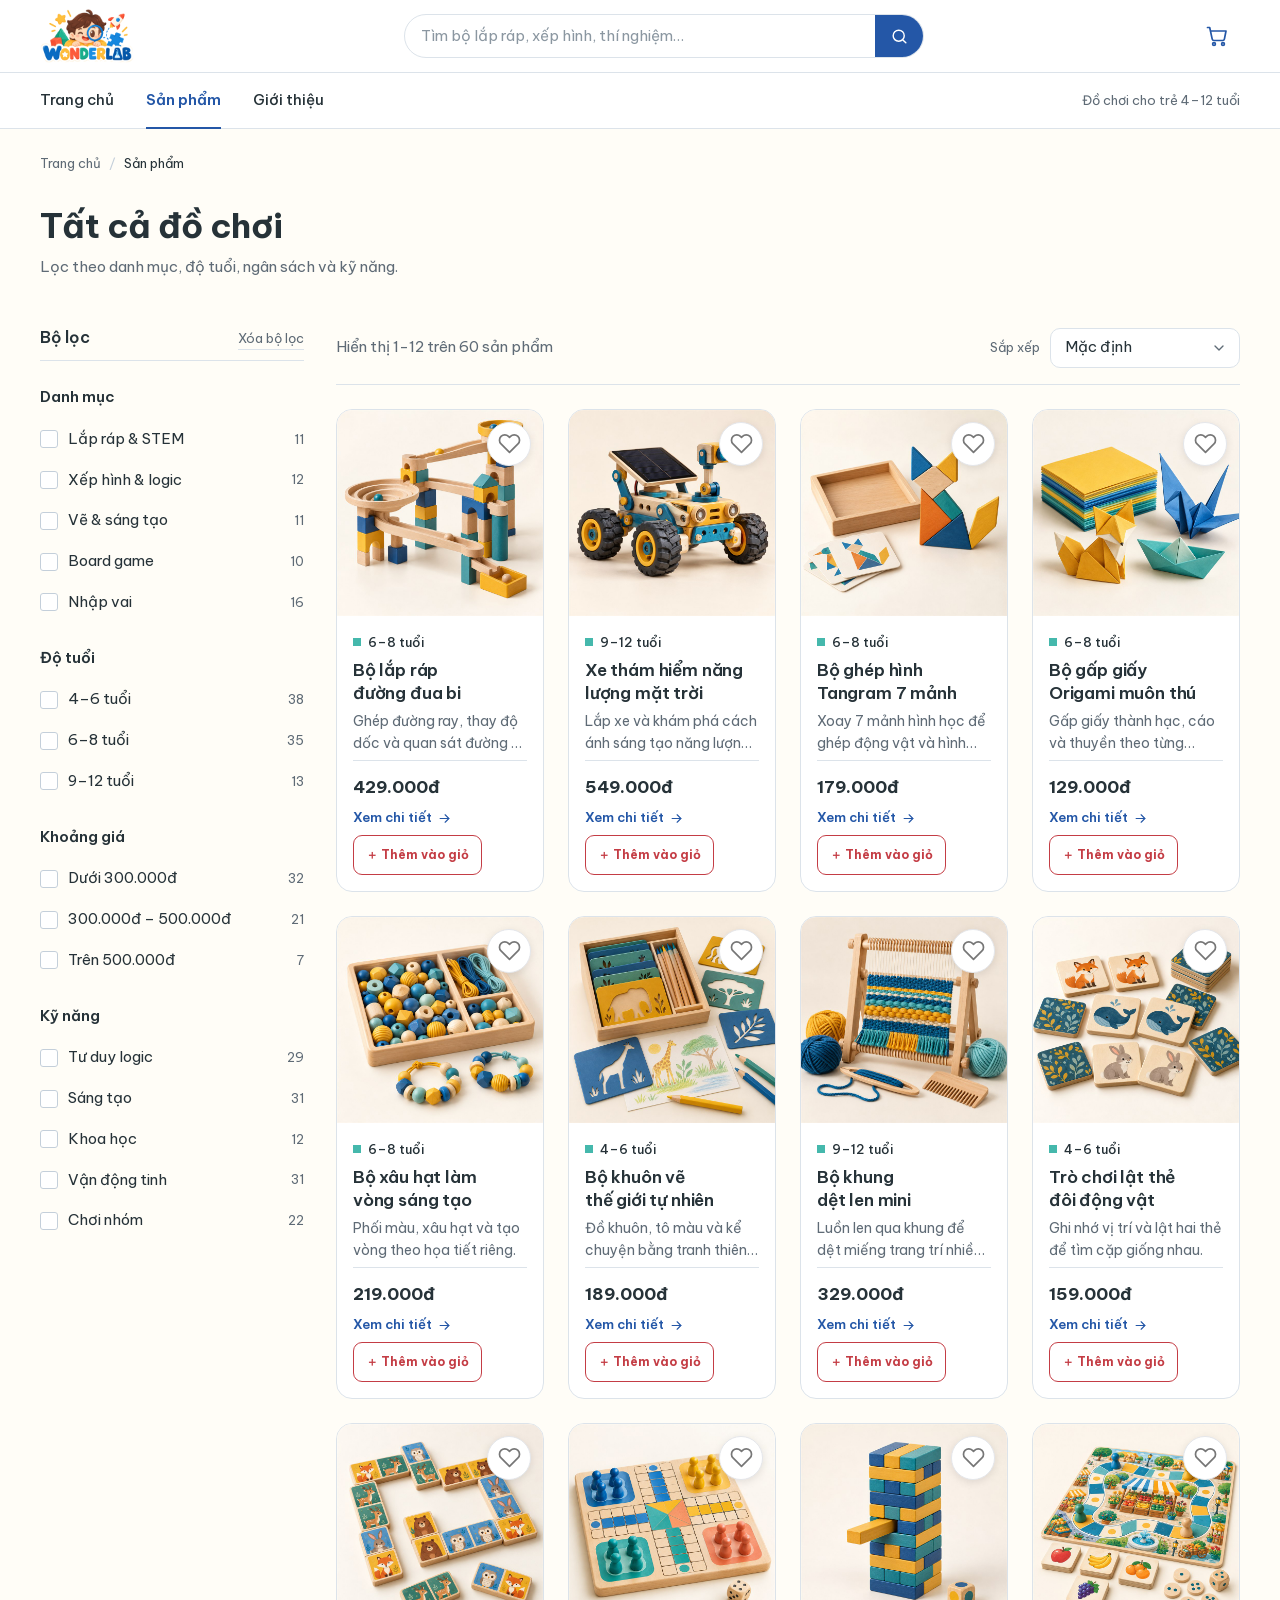
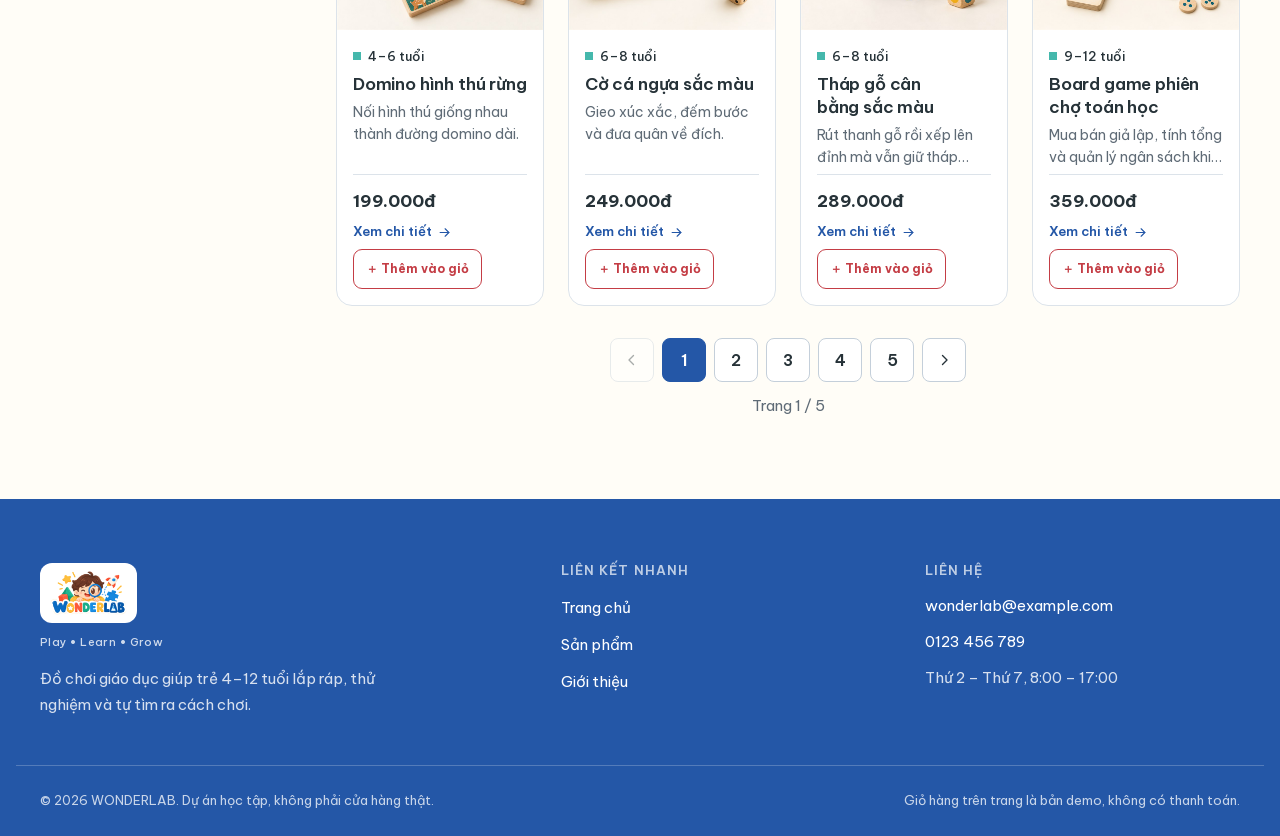
<file: products.html>
<!DOCTYPE html>
<html lang="vi">
<head>
  <meta charset="utf-8"/>
  <meta name="viewport" content="width=device-width, initial-scale=1"/>
  <title>Sản phẩm — WONDERLAB</title>
  <meta
    name="description"
    content="Danh sách đồ chơi giáo dục của WONDERLAB: bộ lắp ráp STEM, xếp hình, vẽ sáng tạo, board game và đồ chơi nhập vai cho trẻ 4–12 tuổi."
  />
  <link href="assets/img/favicon.png" rel="icon" type="image/png"/>
  <link href="css/style.css" rel="stylesheet"/>

  <!-- Giao diện nút yêu thích -->
  <style>
    [data-grid] .p-card {
      position: relative;
      width: 100%;
    }

    .favorite-button {
      position: absolute;
      top: 12px;
      right: 12px;
      z-index: 5;
      display: inline-flex;
      align-items: center;
      justify-content: center;
      width: 44px;
      height: 44px;
      padding: 0;
      border: 1px solid #e5e7eb;
      border-radius: 50%;
      background: #fff;
      color: #777;
      box-shadow: 0 2px 8px rgb(0 0 0 / 10%);
      cursor: pointer;
      transition:
        background 0.2s,
        color 0.2s,
        transform 0.2s;
    }

    .favorite-button:hover,
    .favorite-button[aria-pressed="true"] {
      color: var(--red, #c43d45);
      border-color: #fecdd3;
      background: #fff1f2;
    }

    .favorite-button:active {
      transform: scale(0.94);
    }

    .favorite-button svg {
      display: block;
      width: 23px;
      height: 23px;
      fill: none;
      pointer-events: none;
    }

    .favorite-button[aria-pressed="true"] svg {
      fill: currentColor;
    }

    .favorite-button:focus-visible {
      outline: 3px solid #2563eb;
      outline-offset: 3px;
    }

    .favorite-status {
      position: absolute;
      width: 1px;
      height: 1px;
      padding: 0;
      margin: -1px;
      overflow: hidden;
      clip-path: inset(50%);
      white-space: nowrap;
      border: 0;
    }

    @media (prefers-reduced-motion: reduce) {
      .favorite-button {
        transition: none;
      }
    }
  </style>
</head>

<body>
  <a class="skip-link" href="#main">Bỏ qua điều hướng</a>

  <header class="site-head">
    <div class="container site-head__top">
      <a
        aria-label="WONDERLAB — trang chủ"
        class="brand"
        href="index.html"
      >
        <video
          aria-label="WONDERLAB — Bé Khám Phá"
          autoplay
          class="brand__logo"
          loop
          muted
          playsinline
          poster="assets/img/logo-wonderlab.png"
          role="img"
        >
          <source src="assets/img/video-logo.mp4" type="video/mp4"/>
          <img
            alt="WONDERLAB — Bé Khám Phá"
            src="assets/img/logo-wonderlab.png"
          />
        </video>
      </a>

      <form
        action="products.html"
        class="search"
        data-search-form
        method="get"
        role="search"
      >
        <label class="sr-only" for="q">Tìm sản phẩm</label>
        <input
          autocomplete="off"
          class="search__input"
          id="q"
          name="q"
          placeholder="Tìm bộ lắp ráp, xếp hình, thí nghiệm…"
          type="search"
        />
        <button
          aria-label="Tìm sản phẩm"
          class="search__btn"
          type="submit"
        >
          <svg
            aria-hidden="true"
            class="icon"
            fill="none"
            focusable="false"
            stroke="currentColor"
            stroke-linecap="round"
            stroke-linejoin="round"
            stroke-width="1.8"
            viewBox="0 0 24 24"
          >
            <circle cx="11" cy="11" r="7"></circle>
            <path d="m20 20-3.4-3.4"></path>
          </svg>
        </button>
      </form>

      <button
        aria-label="Mở giỏ hàng"
        class="cart-btn"
        data-cart-open
        type="button"
      >
        <svg
          aria-hidden="true"
          class="icon"
          fill="none"
          focusable="false"
          stroke="currentColor"
          stroke-linecap="round"
          stroke-linejoin="round"
          stroke-width="1.7"
          viewBox="0 0 24 24"
        >
          <circle cx="9" cy="20" r="1.4"></circle>
          <circle cx="18" cy="20" r="1.4"></circle>
          <path d="M2.5 3.5h2.2l2.5 11.6a1.8 1.8 0 0 0 1.8 1.4h8.6a1.8 1.8 0 0 0 1.8-1.4L21 7H6"></path>
        </svg>
        <span class="cart-btn__count" data-cart-count hidden>0</span>
      </button>
    </div>

    <div class="site-head__bar" data-nav-bar>
      <div class="container site-head__nav-row">
        <button
          aria-controls="site-nav"
          aria-expanded="false"
          class="nav-toggle"
          data-nav-toggle
          type="button"
        >
          <svg
            aria-hidden="true"
            class="icon"
            fill="none"
            focusable="false"
            stroke="currentColor"
            stroke-linecap="round"
            stroke-linejoin="round"
            stroke-width="1.8"
            viewBox="0 0 24 24"
          >
            <path d="M4 6h16M4 12h16M4 18h16"></path>
          </svg>
          <span>Menu</span>
        </button>

        <nav
          aria-label="Điều hướng chính"
          class="site-nav"
          id="site-nav"
        >
          <a class="site-nav__link" href="index.html">Trang chủ</a>
          <a
            aria-current="page"
            class="site-nav__link"
            href="products.html"
          >Sản phẩm</a>
          <a class="site-nav__link" href="about.html">Giới thiệu</a>
        </nav>

        <p class="site-head__note">Đồ chơi cho trẻ 4–12 tuổi</p>
      </div>
    </div>
  </header>

  <main class="page-main" id="main">
    <div class="container">
      <nav aria-label="Breadcrumb" class="breadcrumb">
        <ol>
          <li><a href="index.html">Trang chủ</a></li>
          <li><span aria-current="page">Sản phẩm</span></li>
        </ol>
      </nav>

      <div class="p-catalogue__head">
        <h1 class="p-catalogue__title">Tất cả đồ chơi</h1>
        <p class="p-catalogue__lead">
          Lọc theo danh mục, độ tuổi, ngân sách và kỹ năng.
        </p>
      </div>

      <div class="catalogue">
        <button
          aria-label="Đóng bộ lọc"
          class="filters-backdrop"
          data-filters-close
          hidden
          type="button"
        ></button>

        <aside aria-labelledby="filters-title">
          <form class="filters" data-filters id="filters">
            <div class="filters__head">
              <h2 class="filters__title" id="filters-title">
                Bộ lọc
              </h2>

              <button
                class="filters__reset"
                data-filters-reset
                type="reset"
              >
                Xóa bộ lọc
              </button>

              <button
                aria-label="Đóng bộ lọc"
                class="icon-btn filters__close"
                data-filters-close
                type="button"
              >
                <svg
                  aria-hidden="true"
                  class="icon"
                  fill="none"
                  focusable="false"
                  stroke="currentColor"
                  stroke-linecap="round"
                  stroke-linejoin="round"
                  stroke-width="1.8"
                  viewBox="0 0 24 24"
                >
                  <path d="M18 6 6 18M6 6l12 12"></path>
                </svg>
              </button>
            </div>

            <fieldset class="f-group">
              <legend class="f-group__legend">Danh mục</legend>

              <label class="f-check">
                <input name="danh-muc" type="checkbox" value="stem"/>
                <span>Lắp ráp &amp; STEM</span>
                <span class="f-check__n">11</span>
              </label>

              <label class="f-check">
                <input name="danh-muc" type="checkbox" value="logic"/>
                <span>Xếp hình &amp; logic</span>
                <span class="f-check__n">12</span>
              </label>

              <label class="f-check">
                <input name="danh-muc" type="checkbox" value="sang-tao"/>
                <span>Vẽ &amp; sáng tạo</span>
                <span class="f-check__n">11</span>
              </label>

              <label class="f-check">
                <input name="danh-muc" type="checkbox" value="boardgame"/>
                <span>Board game</span>
                <span class="f-check__n">10</span>
              </label>

              <label class="f-check">
                <input name="danh-muc" type="checkbox" value="nhap-vai"/>
                <span>Nhập vai</span>
                <span class="f-check__n">16</span>
              </label>
            </fieldset>

            <fieldset class="f-group">
              <legend class="f-group__legend">Độ tuổi</legend>

              <label class="f-check">
                <input name="tuoi" type="checkbox" value="4-6"/>
                <span>4–6 tuổi</span>
                <span class="f-check__n">38</span>
              </label>

              <label class="f-check">
                <input name="tuoi" type="checkbox" value="6-8"/>
                <span>6–8 tuổi</span>
                <span class="f-check__n">35</span>
              </label>

              <label class="f-check">
                <input name="tuoi" type="checkbox" value="9-12"/>
                <span>9–12 tuổi</span>
                <span class="f-check__n">13</span>
              </label>
            </fieldset>

            <fieldset class="f-group">
              <legend class="f-group__legend">Khoảng giá</legend>

              <label class="f-check">
                <input name="gia" type="checkbox" value="duoi-300"/>
                <span>Dưới 300.000đ</span>
                <span class="f-check__n">32</span>
              </label>

              <label class="f-check">
                <input name="gia" type="checkbox" value="300-500"/>
                <span>300.000đ – 500.000đ</span>
                <span class="f-check__n">21</span>
              </label>

              <label class="f-check">
                <input name="gia" type="checkbox" value="tren-500"/>
                <span>Trên 500.000đ</span>
                <span class="f-check__n">7</span>
              </label>
            </fieldset>

            <fieldset class="f-group">
              <legend class="f-group__legend">Kỹ năng</legend>

              <label class="f-check">
                <input name="ky-nang" type="checkbox" value="tu-duy"/>
                <span>Tư duy logic</span>
                <span class="f-check__n">29</span>
              </label>

              <label class="f-check">
                <input name="ky-nang" type="checkbox" value="sang-tao"/>
                <span>Sáng tạo</span>
                <span class="f-check__n">31</span>
              </label>

              <label class="f-check">
                <input name="ky-nang" type="checkbox" value="khoa-hoc"/>
                <span>Khoa học</span>
                <span class="f-check__n">12</span>
              </label>

              <label class="f-check">
                <input name="ky-nang" type="checkbox" value="van-dong-tinh"/>
                <span>Vận động tinh</span>
                <span class="f-check__n">31</span>
              </label>

              <label class="f-check">
                <input name="ky-nang" type="checkbox" value="choi-nhom"/>
                <span>Chơi nhóm</span>
                <span class="f-check__n">22</span>
              </label>
            </fieldset>

            <button
              class="c-btn c-btn--primary filters__apply"
              data-filters-apply
              type="button"
            >
              Xem sản phẩm
            </button>
          </form>
        </aside>

        <section aria-labelledby="results-title">
          <h2 class="sr-only" id="results-title">Kết quả</h2>

          <div class="filter-bar">
            <button
              aria-expanded="false"
              class="filter-toggle"
              data-filters-open
              type="button"
            >
              <svg
                aria-hidden="true"
                class="icon"
                fill="none"
                focusable="false"
                stroke="currentColor"
                stroke-linecap="round"
                stroke-linejoin="round"
                stroke-width="1.8"
                viewBox="0 0 24 24"
              >
                <path d="M3 5h18l-7 8v6l-4 2v-8z"></path>
              </svg>
              Bộ lọc
            </button>

            <p aria-live="polite" class="toolbar__count" data-count>
              60 sản phẩm
            </p>
          </div>

          <div class="toolbar">
            <p
              aria-live="polite"
              class="toolbar__count"
              data-count-desktop
            >
              60 sản phẩm
            </p>

            <div class="toolbar__sort">
              <label for="sort">Sắp xếp</label>
              <select class="select" data-sort id="sort">
                <option value="default">Mặc định</option>
                <option value="price-asc">Giá tăng dần</option>
                <option value="price-desc">Giá giảm dần</option>
                <option value="name-asc">Tên A–Z</option>
              </select>
            </div>
          </div>

          <div class="active-filters" data-active hidden></div>

          <!-- Static catalogue; js/products.js handles filtering and pagination. -->
          <ul class="grid-catalogue" data-grid></ul>

          <nav
            aria-label="Phân trang sản phẩm"
            class="pagination"
            data-pagination
            hidden
          >
            <div class="pagination__controls">
              <button
                aria-label="Trang trước"
                class="pagination__button"
                data-page-prev
                disabled
                type="button"
              >
                <svg
                  aria-hidden="true"
                  class="icon"
                  fill="none"
                  stroke="currentColor"
                  stroke-linecap="round"
                  stroke-linejoin="round"
                  stroke-width="1.8"
                  viewBox="0 0 24 24"
                >
                  <path d="m14 6-6 6 6 6"></path>
                </svg>
              </button>

              <div class="pagination__pages" data-pages></div>

              <button
                aria-label="Trang sau"
                class="pagination__button"
                data-page-next
                type="button"
              >
                <svg
                  aria-hidden="true"
                  class="icon"
                  fill="none"
                  stroke="currentColor"
                  stroke-linecap="round"
                  stroke-linejoin="round"
                  stroke-width="1.8"
                  viewBox="0 0 24 24"
                >
                  <path d="m10 6 6 6-6 6"></path>
                </svg>
              </button>
            </div>

            <p
              aria-atomic="true"
              aria-live="polite"
              class="pagination__status"
              data-page-status
              role="status"
            ></p>
          </nav>

          <div class="empty-state" data-empty hidden>
            <p>Không có sản phẩm nào khớp với bộ lọc hiện tại.</p>
            <button
              class="c-btn c-btn--ghost"
              data-filters-reset
              type="button"
            >
              Xóa bộ lọc
            </button>
          </div>
        </section>
      </div>
    </div>
  </main>

  <footer class="site-foot">
    <div class="container site-foot__grid">
      <div class="site-foot__about">
        <a
          aria-label="WONDERLAB — trang chủ"
          class="brand brand--light"
          href="index.html"
        >
          <span class="brand__plate">
            <img
              alt="WONDERLAB — Bé Khám Phá"
              class="brand__logo"
              height="321"
              src="assets/img/logo-wonderlab.png"
              width="560"
            />
          </span>
        </a>

        <p class="brand__tagline">Play • Learn • Grow</p>
        <p>
          Đồ chơi giáo dục giúp trẻ 4–12 tuổi lắp ráp, thử nghiệm
          và tự tìm ra cách chơi.
        </p>
      </div>

      <nav aria-labelledby="foot-links">
        <h2 class="site-foot__title" id="foot-links">
          Liên kết nhanh
        </h2>
        <ul class="site-foot__list">
          <li><a href="index.html">Trang chủ</a></li>
          <li><a href="products.html">Sản phẩm</a></li>
          <li><a href="about.html">Giới thiệu</a></li>
        </ul>
      </nav>

      <div>
        <h2 class="site-foot__title">Liên hệ</h2>
        <div class="site-foot__contact">
          <a href="mailto:wonderlab@example.com">
            wonderlab@example.com
          </a>
          <a href="tel:+84123456789">0123 456 789</a>
          <span>Thứ 2 – Thứ 7, 8:00 – 17:00</span>
        </div>
      </div>
    </div>

    <div class="container site-foot__rule"></div>

    <div class="container site-foot__bottom">
      <span>
        © 2026 WONDERLAB. Dự án học tập, không phải cửa hàng thật.
      </span>
      <span>
        Giỏ hàng trên trang là bản demo, không có thanh toán.
      </span>
    </div>
  </footer>

  <!-- Giỏ hàng -->
  <div
    aria-labelledby="cart-title"
    aria-modal="true"
    class="cart-drawer"
    data-cart-drawer
    hidden
    role="dialog"
  >
    <button
      aria-label="Đóng giỏ hàng"
      class="cart-drawer__scrim"
      data-cart-close
      type="button"
    ></button>

    <div class="cart-drawer__panel">
      <div class="cart-drawer__head">
        <h2 class="cart-drawer__title" id="cart-title">
          Giỏ hàng của bạn
        </h2>

        <button
          aria-label="Đóng giỏ hàng"
          class="icon-btn"
          data-cart-close
          type="button"
        >
          <svg
            aria-hidden="true"
            class="icon"
            fill="none"
            focusable="false"
            stroke="currentColor"
            stroke-linecap="round"
            stroke-linejoin="round"
            stroke-width="1.8"
            viewBox="0 0 24 24"
          >
            <path d="M18 6 6 18M6 6l12 12"></path>
          </svg>
        </button>
      </div>

      <div class="cart-drawer__items" data-cart-items></div>

      <div class="cart-drawer__foot">
        <div class="cart-drawer__total">
          <span>Tạm tính</span>
          <strong data-cart-total>0đ</strong>
        </div>

        <a
          class="c-btn c-btn--primary c-btn--wide"
          href="cart.html"
        >
          Xem giỏ hàng
        </a>

        <a
          class="c-btn c-btn--ghost c-btn--wide"
          href="products.html"
        >
          Tiếp tục xem sản phẩm
        </a>

        <p class="cart-drawer__note">
          Đây là giỏ hàng demo của một dự án học tập.
          Chưa có bước thanh toán hoặc đặt hàng thật.
        </p>
      </div>
    </div>
  </div>

  <!-- Thông báo giỏ hàng -->
  <div
    aria-live="polite"
    class="toast"
    data-toast
    hidden
    role="status"
  >
    <span data-toast-text>Đã thêm vào giỏ hàng demo.</span>

    <button
      aria-label="Đóng thông báo"
      class="toast__close"
      data-toast-close
      type="button"
    >
      <svg
        aria-hidden="true"
        class="icon"
        fill="none"
        focusable="false"
        stroke="currentColor"
        stroke-linecap="round"
        stroke-linejoin="round"
        stroke-width="2"
        viewBox="0 0 24 24"
      >
        <path d="M18 6 6 18M6 6l12 12"></path>
      </svg>
    </button>
  </div>

  <!-- Thông báo yêu thích dành cho trình đọc màn hình -->
  <p
    id="favorite-status"
    class="favorite-status"
    role="status"
    aria-live="polite"
    aria-atomic="true"
  ></p>

  <!-- Giữ nguyên thứ tự các file JavaScript -->
  <script src="js/catalogue-meta.js"></script>
  <script src="js/product-data.js"></script>
  <script src="js/main.js"></script>
  <script src="js/products.js"></script>

  <!-- Chức năng thêm / bỏ sản phẩm yêu thích -->
  <script>
    (function () {
      "use strict";

      const grid = document.querySelector("[data-grid]");
      const status = document.getElementById("favorite-status");
      const storageKey = "wonderlab.favorites.v1";

      if (!grid) return;

      let favorites = new Set();
      let storageAvailable = true;

      function readFavorites() {
        let raw;

        try {
          raw = localStorage.getItem(storageKey);
        } catch {
          return null;
        }

        try {
          const saved = JSON.parse(raw || "[]");

          return new Set(
            Array.isArray(saved)
              ? saved.filter(value => typeof value === "string")
              : []
          );
        } catch {
          return new Set();
        }
      }

      favorites = readFavorites() || favorites;

      function updateButton(button) {
        const selected = favorites.has(
          button.dataset.favoriteId
        );

        const name = button.dataset.favoriteName;

        const label = selected
          ? "Bỏ yêu thích: " + name
          : "Thêm vào yêu thích: " + name;

        button.setAttribute(
          "aria-pressed",
          String(selected)
        );

        button.setAttribute("aria-label", label);
        button.title = label;
      }

      function updateAllButtons() {
        grid
          .querySelectorAll("[data-favorite-id]")
          .forEach(updateButton);
      }

      function addFavoriteButtons() {
        const cards = grid.querySelectorAll(
          ":scope > [data-product]"
        );

        cards.forEach(card => {
          const article = card.querySelector(".p-card");

          const link = card.querySelector(
            ".p-card__title a[href]"
          );

          if (
            !article ||
            !link ||
            article.querySelector("[data-favorite-id]")
          ) {
            return;
          }

          // Dùng đường dẫn chi tiết làm mã lưu yêu thích.
          // Cách này tương thích với bản HTML trước đó.
          const url = new URL(
            link.getAttribute("href"),
            document.baseURI
          );

          url.searchParams.sort();

          const productId = url.pathname + url.search;

          const productName =
            card.dataset.name ||
            link.textContent.trim() ||
            "sản phẩm";

          const button = document.createElement("button");

          button.type = "button";
          button.className = "favorite-button";
          button.dataset.favoriteId = productId;
          button.dataset.favoriteName = productName;

          button.innerHTML = `
            <svg
              viewBox="0 0 24 24"
              aria-hidden="true"
              focusable="false"
              stroke="currentColor"
              stroke-width="1.8"
              stroke-linecap="round"
              stroke-linejoin="round"
            >
              <path d="
                M20.84 4.61
                a5.5 5.5 0 0 0-7.78 0
                L12 5.67
                l-1.06-1.06
                a5.5 5.5 0 0 0-7.78 7.78
                L12 21.23
                l8.84-8.84
                a5.5 5.5 0 0 0 0-7.78
                z
              "></path>
            </svg>
          `;

          updateButton(button);

          button.addEventListener("click", event => {
            event.preventDefault();
            event.stopPropagation();

            // Đọc lựa chọn mới nhất khi có nhiều tab.
            // Nếu lưu bị chặn, giữ trạng thái trong bộ nhớ.
            if (storageAvailable) {
              favorites = readFavorites() || favorites;
            }

            const wasSelected = favorites.has(productId);

            if (wasSelected) {
              favorites.delete(productId);
            } else {
              favorites.add(productId);
            }

            try {
              localStorage.setItem(
                storageKey,
                JSON.stringify([...favorites])
              );
              storageAvailable = true;
            } catch {
              storageAvailable = false;
            }

            updateAllButtons();

            status.textContent =
              (wasSelected
                ? "Đã bỏ yêu thích: "
                : "Đã thêm vào yêu thích: ") +
              productName +
              (storageAvailable
                ? "."
                : ". Trình duyệt không cho phép lưu; lựa chọn chỉ được giữ trong lần mở trang này.");
          });

          // Đặt ngoài liên kết để bấm trái tim
          // không mở trang chi tiết sản phẩm.
          article.appendChild(button);
        });
      }

      // Thêm trái tim cho các sản phẩm đã hiển thị.
      addFavoriteButtons();

      // Thêm trái tim nếu danh sách sản phẩm được tạo lại.
      const observer = new MutationObserver(() => {
        observer.disconnect();

        addFavoriteButtons();

        observer.observe(grid, {
          childList: true,
          subtree: true
        });
      });

      observer.observe(grid, {
        childList: true,
        subtree: true
      });

      // Đồng bộ lựa chọn giữa các tab cùng website.
      window.addEventListener("storage", event => {
        if (
          event.key !== storageKey &&
          event.key !== null
        ) {
          return;
        }

        const saved = readFavorites();

        if (saved !== null) {
          favorites = saved;
          storageAvailable = true;
          updateAllButtons();
        }
      });
    })();
  </script>
</body>
</html>
</file>
<file: css/style.css>
@charset "UTF-8";
/* ==========================================================================
   WONDERLAB — shared stylesheet for index / products / product-detail / about
   --------------------------------------------------------------------------
   01 tokens            02 reset             03 base type
   04 layout            05 buttons & links   06 forms
   07 header            08 footer            09 brand band
   10 product card      11 breadcrumb        12 section head
   13 page: home        14 page: catalogue   15 page: detail
   16 page: about       17 cart drawer       18 utilities
   19 responsive        20 motion
   ========================================================================== */

/* 00 fonts — Be Vietnam Pro, self-hosted (latin, latin-ext, vietnamese) ---- */
@font-face {
  font-family: "Be Vietnam Pro";
  font-style: normal;
  font-weight: 400;
  font-display: swap;
  src: url("../assets/fonts/bvp-400-vietnamese.woff2") format("woff2");
  unicode-range:
    U+0102-0103, U+0110-0111, U+0128-0129, U+0168-0169, U+01A0-01A1,
    U+01AF-01B0, U+0300-0301, U+0303-0304, U+0308-0309, U+0323, U+0329,
    U+1EA0-1EF9, U+20AB;
}
@font-face {
  font-family: "Be Vietnam Pro";
  font-style: normal;
  font-weight: 400;
  font-display: swap;
  src: url("../assets/fonts/bvp-400-latin.woff2") format("woff2");
  unicode-range:
    U+0000-00FF, U+0131, U+0152-0153, U+02BB-02BC, U+02C6, U+02DA, U+02DC,
    U+0304, U+0308, U+0329, U+2000-206F, U+20AC, U+2122, U+2191, U+2193, U+2212,
    U+2215, U+FEFF, U+FFFD;
}
@font-face {
  font-family: "Be Vietnam Pro";
  font-style: normal;
  font-weight: 500;
  font-display: swap;
  src: url("../assets/fonts/bvp-500-vietnamese.woff2") format("woff2");
  unicode-range:
    U+0102-0103, U+0110-0111, U+0128-0129, U+0168-0169, U+01A0-01A1,
    U+01AF-01B0, U+0300-0301, U+0303-0304, U+0308-0309, U+0323, U+0329,
    U+1EA0-1EF9, U+20AB;
}
@font-face {
  font-family: "Be Vietnam Pro";
  font-style: normal;
  font-weight: 500;
  font-display: swap;
  src: url("../assets/fonts/bvp-500-latin.woff2") format("woff2");
  unicode-range:
    U+0000-00FF, U+0131, U+0152-0153, U+02BB-02BC, U+02C6, U+02DA, U+02DC,
    U+0304, U+0308, U+0329, U+2000-206F, U+20AC, U+2122, U+2191, U+2193, U+2212,
    U+2215, U+FEFF, U+FFFD;
}
@font-face {
  font-family: "Be Vietnam Pro";
  font-style: normal;
  font-weight: 600;
  font-display: swap;
  src: url("../assets/fonts/bvp-600-vietnamese.woff2") format("woff2");
  unicode-range:
    U+0102-0103, U+0110-0111, U+0128-0129, U+0168-0169, U+01A0-01A1,
    U+01AF-01B0, U+0300-0301, U+0303-0304, U+0308-0309, U+0323, U+0329,
    U+1EA0-1EF9, U+20AB;
}
@font-face {
  font-family: "Be Vietnam Pro";
  font-style: normal;
  font-weight: 600;
  font-display: swap;
  src: url("../assets/fonts/bvp-600-latin.woff2") format("woff2");
  unicode-range:
    U+0000-00FF, U+0131, U+0152-0153, U+02BB-02BC, U+02C6, U+02DA, U+02DC,
    U+0304, U+0308, U+0329, U+2000-206F, U+20AC, U+2122, U+2191, U+2193, U+2212,
    U+2215, U+FEFF, U+FFFD;
}
@font-face {
  font-family: "Be Vietnam Pro";
  font-style: normal;
  font-weight: 700;
  font-display: swap;
  src: url("../assets/fonts/bvp-700-vietnamese.woff2") format("woff2");
  unicode-range:
    U+0102-0103, U+0110-0111, U+0128-0129, U+0168-0169, U+01A0-01A1,
    U+01AF-01B0, U+0300-0301, U+0303-0304, U+0308-0309, U+0323, U+0329,
    U+1EA0-1EF9, U+20AB;
}
@font-face {
  font-family: "Be Vietnam Pro";
  font-style: normal;
  font-weight: 700;
  font-display: swap;
  src: url("../assets/fonts/bvp-700-latin.woff2") format("woff2");
  unicode-range:
    U+0000-00FF, U+0131, U+0152-0153, U+02BB-02BC, U+02C6, U+02DA, U+02DC,
    U+0304, U+0308, U+0329, U+2000-206F, U+20AC, U+2122, U+2191, U+2193, U+2212,
    U+2215, U+FEFF, U+FFFD;
}

/* 01 tokens ---------------------------------------------------------------- */
:root {
  /* brand colour */
  --c-brand: #2457a7;
  --c-brand-strong: #1b4382;
  --c-brand-soft: #eef5ff;
  --c-accent: #ffc857;
  --c-accent-strong: #f2b23e;
  --c-teal: #45b8ac;

  /* surfaces & ink */
  --c-cream: #fffdf7;
  --c-surface: #ffffff;
  --c-ink: #263238;
  --c-muted: #5f6b76;
  --c-border: #dce3ea;
  --c-border-strong: #c4cfda;

  /* type */
  --font:
    "Be Vietnam Pro", system-ui, -apple-system, "Segoe UI", Roboto, Arial,
    sans-serif;
  --fs-hero: clamp(28px, 4.2vw, 44px);
  --fs-page: clamp(25px, 3.4vw, 34px);
  --fs-section: clamp(21px, 2.4vw, 26px);
  --fs-sub: clamp(17px, 2vw, 20px);
  --fs-card: 17px;
  --fs-price: 20px;
  --fs-body: 16px;
  --fs-sm: 15px;
  --fs-xs: 13px;
  --fs-label: 11px;

  /* space (8px scale) */
  --s1: 8px;
  --s2: 16px;
  --s3: 24px;
  --s4: 32px;
  --s5: 48px;
  --s6: 64px;
  --s7: 80px;

  /* layout */
  --container: 1200px;
  --gutter: 24px;
  --header-h: 124px;

  /* geometry */
  --r-card: 16px;
  --r-control: 10px;
  --r-plate: 8px;

  /* effects */
  --shadow-drawer: 0 12px 40px rgba(38, 50, 56, 0.16);
  --dur: 180ms;
  --ease: cubic-bezier(0.2, 0.7, 0.2, 1);
}

/* 02 reset ----------------------------------------------------------------- */
*,
*::before,
*::after {
  box-sizing: border-box;
}

html {
  -webkit-text-size-adjust: 100%;
  scroll-behavior: smooth;
}

body,
h1,
h2,
h3,
h4,
p,
figure,
blockquote,
ul,
ol,
dl,
dd {
  margin: 0;
}

ul,
ol {
  padding: 0;
  list-style: none;
}

img,
svg {
  display: block;
  max-width: 100%;
}

button,
input,
select,
textarea {
  font: inherit;
  color: inherit;
}

button {
  background: none;
  border: 0;
  padding: 0;
  cursor: pointer;
}

a {
  color: inherit;
  text-decoration: none;
}

/* 03 base type ------------------------------------------------------------- */
body {
  background: var(--c-cream);
  color: var(--c-ink);
  font-family: var(--font);
  font-size: var(--fs-body);
  line-height: 1.65;
  font-weight: 400;
  -webkit-font-smoothing: antialiased;
}

::selection {
  background: var(--c-accent);
  color: var(--c-ink);
}

:focus-visible {
  outline: 2px solid var(--c-brand);
  outline-offset: 3px;
  border-radius: 4px;
}

.band :focus-visible,
.site-foot :focus-visible {
  outline-color: #ffffff;
}

.sr-only {
  position: absolute;
  width: 1px;
  height: 1px;
  padding: 0;
  margin: -1px;
  overflow: hidden;
  clip: rect(0 0 0 0);
  white-space: nowrap;
  border: 0;
}

.skip-link {
  position: absolute;
  left: var(--s2);
  top: -100px;
  z-index: 100;
  background: var(--c-brand);
  color: #fff;
  padding: 12px 20px;
  border-radius: var(--r-control);
  font-size: var(--fs-sm);
  font-weight: 600;
  transition: top var(--dur) var(--ease);
}

.skip-link:focus {
  top: var(--s1);
}

h1,
h2,
h3,
h4 {
  font-weight: 700;
  line-height: 1.2;
  letter-spacing: -0.015em;
  color: var(--c-ink);
  text-wrap: balance;
}

.t-hero {
  font-size: var(--fs-hero);
  line-height: 1.06;
  letter-spacing: -0.025em;
  font-weight: 700;
}

.t-page {
  font-size: var(--fs-page);
  line-height: 1.15;
  letter-spacing: -0.02em;
}

.t-section {
  font-size: var(--fs-section);
  line-height: 1.25;
  letter-spacing: -0.01em;
}

.t-lead {
  font-size: 17px;
  line-height: 1.6;
  color: var(--c-muted);
  max-width: 56ch;
}

.t-body {
  font-size: var(--fs-body);
}

.t-sm {
  font-size: var(--fs-sm);
  color: var(--c-muted);
}

.t-caption {
  font-size: var(--fs-xs);
  color: var(--c-muted);
}

.t-label {
  font-size: var(--fs-label);
  font-weight: 600;
  letter-spacing: 0.08em;
  text-transform: uppercase;
  color: var(--c-muted);
}

.price {
  font-size: var(--fs-price);
  font-weight: 700;
  font-variant-numeric: tabular-nums;
  letter-spacing: -0.01em;
  color: var(--c-ink);
}

/* 04 layout ---------------------------------------------------------------- */
.container {
  width: 100%;
  max-width: calc(var(--container) + var(--gutter) * 2);
  margin-inline: auto;
  padding-inline: var(--gutter);
}

.page {
  display: block;
}

main {
  display: block;
}

.section {
  padding-block: var(--s6);
}

.section--tight {
  padding-block: var(--s5);
}

.rule {
  border: 0;
  border-top: 1px solid var(--c-border);
  margin: 0;
}

/* 05 buttons & links ------------------------------------------------------- */
.c-btn {
  display: inline-flex;
  align-items: center;
  justify-content: center;
  gap: var(--s1);
  min-height: 46px;
  padding: 0 22px;
  border: 1px solid transparent;
  border-radius: var(--r-control);
  font-size: var(--fs-sm);
  font-weight: 600;
  line-height: 1.2;
  text-align: center;
  transition:
    background-color var(--dur) var(--ease),
    color var(--dur) var(--ease),
    border-color var(--dur) var(--ease);
}

.c-btn .icon {
  width: 18px;
  height: 18px;
  flex: none;
}

.c-btn--primary {
  background: var(--c-brand);
  color: #ffffff;
}

.c-btn--primary:hover {
  background: var(--c-brand-strong);
}

.c-btn--accent {
  background: var(--c-accent);
  color: var(--c-ink);
}

.c-btn--accent:hover {
  background: var(--c-accent-strong);
}

.c-btn--ghost {
  background: transparent;
  border-color: var(--c-brand);
  color: var(--c-brand);
}

.c-btn--ghost:hover {
  background: var(--c-brand-soft);
}

.c-btn--wide {
  width: 100%;
}

.c-btn[disabled],
.c-btn[aria-disabled="true"] {
  opacity: 0.45;
  pointer-events: none;
}

.c-link {
  display: inline-flex;
  align-items: center;
  gap: 6px;
  font-size: var(--fs-sm);
  font-weight: 600;
  color: var(--c-brand);
  border-bottom: 1px solid transparent;
  padding-bottom: 1px;
  transition:
    border-color var(--dur) var(--ease),
    color var(--dur) var(--ease);
}

.c-link:hover {
  border-bottom-color: var(--c-brand);
}

.c-link .icon {
  width: 16px;
  height: 16px;
  transition: transform var(--dur) var(--ease);
}

.c-link:hover .icon {
  transform: translateX(3px);
}

.c-link--muted {
  color: var(--c-muted);
  font-weight: 500;
}

.c-link--onblue {
  color: var(--c-accent);
}

.c-link--onblue:hover {
  border-bottom-color: var(--c-accent);
}

/* 06 forms ----------------------------------------------------------------- */
.field {
  display: flex;
  flex-direction: column;
  gap: 6px;
}

.field__label {
  font-size: var(--fs-xs);
  font-weight: 600;
  color: var(--c-ink);
}

.input,
.select {
  min-height: 44px;
  width: 100%;
  background: var(--c-surface);
  border: 1px solid var(--c-border);
  border-radius: var(--r-control);
  padding: 0 14px;
  font-size: var(--fs-sm);
  color: var(--c-ink);
  transition: border-color var(--dur) var(--ease);
}

.input:hover,
.select:hover {
  border-color: var(--c-border-strong);
}

.input::placeholder {
  color: #8b97a1;
}

.select {
  appearance: none;
  background-image: url("data:image/svg+xml,%3Csvg xmlns='http://www.w3.org/2000/svg' viewBox='0 0 24 24' fill='none' stroke='%235F6B76' stroke-width='2' stroke-linecap='round' stroke-linejoin='round'%3E%3Cpath d='m6 9 6 6 6-6'/%3E%3C/svg%3E");
  background-repeat: no-repeat;
  background-position: right 12px center;
  background-size: 16px;
  padding-right: 40px;
}

/* 07 header ---------------------------------------------------------------- */
.site-head {
  position: sticky;
  top: 0;
  z-index: 40;
  background: var(--c-surface);
  border-bottom: 1px solid var(--c-border);
}

.site-head__top {
  display: grid;
  grid-template-columns: auto minmax(0, 1fr) auto;
  align-items: center;
  gap: var(--s3);
  min-height: 72px;
}

.brand {
  display: inline-flex;
  align-items: center;
  gap: 10px;
  color: var(--c-brand);
}

.brand__logo {
  display: block;
  width: auto;
  height: 54px;
  max-width: 100%;
}

/* the logo is multi-colour, so it sits on a light plate over the blue footer */
.brand__plate {
  display: inline-flex;
  padding: 8px 10px;
  background: #ffffff;
  border-radius: 12px;
}

.brand__plate .brand__logo {
  height: 44px;
}

.brand__tagline {
  display: block;
  margin-top: 6px;
  font-size: 11px;
  font-weight: 500;
  letter-spacing: 0.02em;
  line-height: 1.4;
  color: var(--c-muted);
}

.site-foot .brand__tagline {
  margin-top: 12px;
  font-size: 11px;
  letter-spacing: 0.04em;
  color: rgba(255, 255, 255, 0.78);
  max-width: none;
  line-height: 1.4;
}

.brand--light {
  color: #ffffff;
}

.search {
  display: flex;
  align-items: stretch;
  width: 100%;
  max-width: 520px;
  justify-self: center;
  height: 44px;
  background: var(--c-surface);
  border: 1px solid var(--c-border);
  border-radius: 999px;
  overflow: hidden;
  transition: border-color var(--dur) var(--ease);
}

.search:focus-within {
  border-color: var(--c-brand);
  outline: 2px solid rgba(36, 87, 167, 0.18);
  outline-offset: 0;
}

.search__input {
  flex: 1;
  min-width: 0;
  border: 0;
  background: transparent;
  padding: 0 16px;
  font-size: var(--fs-sm);
  color: var(--c-ink);
}

.search__input::placeholder {
  color: #8b97a1;
}

.search__input:focus {
  outline: none;
}

.search__btn {
  display: inline-flex;
  align-items: center;
  justify-content: center;
  width: 48px;
  flex: none;
  background: var(--c-brand);
  color: #ffffff;
  transition: background-color var(--dur) var(--ease);
}

.search__btn:hover {
  background: var(--c-brand-strong);
}

.search__btn .icon {
  width: 19px;
  height: 19px;
}

.cart-btn {
  position: relative;
  display: inline-flex;
  align-items: center;
  justify-content: center;
  width: 46px;
  height: 46px;
  border-radius: var(--r-control);
  color: var(--c-brand);
  transition: background-color var(--dur) var(--ease);
}

.cart-btn:hover {
  background: var(--c-brand-soft);
}

.cart-btn .icon {
  width: 24px;
  height: 24px;
}

.cart-btn__count {
  position: absolute;
  top: 4px;
  right: 2px;
  min-width: 18px;
  height: 18px;
  padding: 0 5px;
  border-radius: 999px;
  background: var(--c-accent);
  color: var(--c-ink);
  font-size: 11px;
  font-weight: 700;
  line-height: 18px;
  text-align: center;
  font-variant-numeric: tabular-nums;
}

.cart-btn__count[hidden] {
  display: none;
}

.site-head__bar {
  border-top: 1px solid var(--c-border);
}

.site-head__nav-row {
  display: flex;
  align-items: center;
  justify-content: space-between;
  gap: var(--s3);
  min-height: 52px;
}

.site-nav {
  display: flex;
  align-items: center;
  gap: var(--s4);
}

.site-nav__link {
  position: relative;
  display: inline-block;
  padding: 15px 0;
  font-size: var(--fs-sm);
  font-weight: 500;
  color: var(--c-ink);
  transition: color var(--dur) var(--ease);
}

.site-nav__link:hover {
  color: var(--c-brand);
}

.site-nav__link::after {
  content: "";
  position: absolute;
  left: 0;
  right: 0;
  bottom: -1px;
  height: 2px;
  background: var(--c-brand);
  transform: scaleX(0);
  transform-origin: left;
  transition: transform var(--dur) var(--ease);
}

.site-nav__link:hover::after {
  transform: scaleX(1);
}

.site-nav__link[aria-current="page"] {
  color: var(--c-brand);
  font-weight: 600;
}

.site-nav__link[aria-current="page"]::after {
  transform: scaleX(1);
}

.site-head__note {
  font-size: var(--fs-xs);
  color: var(--c-muted);
}

.nav-toggle {
  display: none;
  align-items: center;
  gap: var(--s1);
  min-height: 44px;
  padding: 0 12px;
  border: 1px solid var(--c-border);
  border-radius: var(--r-control);
  font-size: var(--fs-sm);
  font-weight: 600;
  color: var(--c-ink);
}

.nav-toggle .icon {
  width: 18px;
  height: 18px;
}

/* 08 footer ---------------------------------------------------------------- */
.site-foot {
  margin-top: var(--s7);
  background: var(--c-brand);
  color: #ffffff;
  padding-top: var(--s6);
}

.site-foot__grid {
  display: grid;
  grid-template-columns: minmax(0, 1.5fr) minmax(0, 1fr) minmax(0, 1fr);
  gap: var(--s5);
  padding-bottom: var(--s5);
}

.site-foot__about p {
  margin-top: var(--s2);
  font-size: var(--fs-sm);
  line-height: 1.7;
  color: rgba(255, 255, 255, 0.82);
  max-width: 34ch;
}

.site-foot__title {
  font-size: var(--fs-xs);
  font-weight: 600;
  letter-spacing: 0.08em;
  text-transform: uppercase;
  color: rgba(255, 255, 255, 0.7);
  margin-bottom: var(--s2);
}

.site-foot__list {
  display: flex;
  flex-direction: column;
  gap: 10px;
}

.site-foot__list a,
.site-foot__contact a {
  font-size: var(--fs-sm);
  color: #ffffff;
  border-bottom: 1px solid transparent;
  transition:
    color var(--dur) var(--ease),
    border-color var(--dur) var(--ease);
}

.site-foot__list a:hover,
.site-foot__contact a:hover {
  color: var(--c-accent);
  border-bottom-color: var(--c-accent);
}

.site-foot__contact {
  display: flex;
  flex-direction: column;
  gap: 10px;
  font-size: var(--fs-sm);
  color: rgba(255, 255, 255, 0.82);
}

.site-foot__contact strong {
  display: block;
  font-weight: 600;
  color: #ffffff;
}

.site-foot__rule {
  border-top: 1px solid rgba(255, 255, 255, 0.22);
}

.site-foot__bottom {
  display: flex;
  flex-wrap: wrap;
  align-items: center;
  justify-content: space-between;
  gap: var(--s1);
  padding-block: var(--s3);
  font-size: var(--fs-xs);
  color: rgba(255, 255, 255, 0.75);
}

/* 09 brand band ------------------------------------------------------------ */
.band {
  background: var(--c-brand);
  color: #ffffff;
}

.band__inner {
  display: grid;
  grid-template-columns: minmax(0, 5fr) minmax(0, 7fr);
  gap: var(--s5);
  padding-block: var(--s5);
  align-items: start;
}

.band__title {
  font-size: var(--fs-section);
  color: #ffffff;
  max-width: 24ch;
}

.band__note {
  margin-top: 12px;
  max-width: 34ch;
  font-size: var(--fs-sm);
  line-height: 1.7;
  color: rgba(255, 255, 255, 0.8);
}

.band__facts {
  display: grid;
  grid-template-columns: repeat(3, minmax(0, 1fr));
  gap: var(--s3);
  margin-bottom: var(--s3);
}

.band__fact {
  padding-left: var(--s2);
  border-left: 1px solid rgba(255, 255, 255, 0.28);
}

.band__fact dt {
  font-size: var(--fs-label);
  font-weight: 600;
  letter-spacing: 0.08em;
  text-transform: uppercase;
  color: rgba(255, 255, 255, 0.66);
  margin-bottom: 4px;
}

.band__fact dd {
  font-size: var(--fs-sm);
  line-height: 1.55;
  color: #ffffff;
}

/* 10 product card ---------------------------------------------------------- */
.p-card {
  display: flex;
  flex-direction: column;
  height: 100%;
  background: var(--c-surface);
  border: 1px solid var(--c-border);
  border-radius: var(--r-card);
  overflow: hidden;
  transition: border-color var(--dur) var(--ease);
}

.grid-products > li,
.grid-catalogue > li {
  display: flex;
}

.p-card:hover {
  border-color: var(--c-border-strong);
}

.p-card__media {
  display: block;
  background: var(--c-cream);
  aspect-ratio: 1 / 1;
  overflow: hidden;
}

.p-card__media img {
  width: 100%;
  height: 100%;
  object-fit: cover;
  transition: transform 400ms var(--ease);
}

.p-card:hover .p-card__media img {
  transform: scale(1.03);
}

.p-card__body {
  display: flex;
  flex-direction: column;
  gap: 6px;
  padding: var(--s2);
  flex: 1;
}

.p-card__age {
  display: inline-flex;
  align-items: center;
  gap: 7px;
  font-size: var(--fs-xs);
  font-weight: 500;
  color: var(--c-ink);
  font-variant-numeric: tabular-nums;
}

.p-card__age::before {
  content: "";
  width: 8px;
  height: 8px;
  flex: none;
  background: var(--c-teal);
}

.p-card__title {
  font-size: var(--fs-card);
  font-weight: 600;
  line-height: 1.35;
  letter-spacing: -0.01em;
}

.p-card__title a {
  display: -webkit-box;
  -webkit-line-clamp: 2;
  -webkit-box-orient: vertical;
  overflow: hidden;
}

.p-card__title a:hover {
  color: var(--c-brand);
}

.p-card__act {
  font-size: 14px;
  line-height: 1.55;
  color: var(--c-muted);
  display: -webkit-box;
  -webkit-line-clamp: 2;
  -webkit-box-orient: vertical;
  overflow: hidden;
}

.p-card__foot {
  display: flex;
  flex-direction: column;
  align-items: flex-start;
  gap: 6px;
  width: 100%;
  margin-top: auto;
  padding-top: 12px;
  border-top: 1px solid var(--c-border);
}

.p-card__foot .price {
  font-size: var(--fs-card);
  font-weight: 700;
}

.p-card__link {
  display: inline-flex;
  align-items: center;
  gap: 5px;
  font-size: var(--fs-xs);
  font-weight: 600;
  color: var(--c-brand);
}

.p-card__link .icon {
  width: 15px;
  height: 15px;
  transition: transform var(--dur) var(--ease);
}

.p-card__link:hover .icon,
.p-card:hover .p-card__link .icon {
  transform: translateX(3px);
}

/* 11 breadcrumb ------------------------------------------------------------ */
.breadcrumb {
  padding-block: var(--s3) 0;
  font-size: var(--fs-xs);
  color: var(--c-muted);
}

.breadcrumb ol {
  display: flex;
  flex-wrap: wrap;
  align-items: center;
  gap: 8px;
}

.breadcrumb li {
  display: inline-flex;
  align-items: center;
  gap: 8px;
}

.breadcrumb li + li::before {
  content: "/";
  color: var(--c-border-strong);
}

.breadcrumb a:hover {
  color: var(--c-brand);
  text-decoration: underline;
  text-underline-offset: 3px;
}

.breadcrumb [aria-current="page"] {
  color: var(--c-ink);
}

/* 12 section head ---------------------------------------------------------- */
.sec-head {
  display: flex;
  flex-wrap: wrap;
  align-items: baseline;
  justify-content: space-between;
  gap: var(--s2);
  padding-bottom: var(--s2);
  border-bottom: 1px solid var(--c-border);
  margin-bottom: var(--s4);
}

.sec-head__h {
  font-size: var(--fs-section);
  line-height: 1.25;
}

.sec-head__note {
  font-size: var(--fs-xs);
  color: var(--c-muted);
  max-width: 44ch;
}

/* 13 page: home ------------------------------------------------------------ */
.p-home__hero {
  display: grid;
  grid-template-columns: minmax(0, 7fr) minmax(0, 5fr);
  gap: var(--s5);
  align-items: stretch;
  padding-block: var(--s5) var(--s6);
}

.p-home__hero > div:first-child {
  display: flex;
  flex-direction: column;
  align-items: flex-start;
  height: 100%;
}

.hero__title {
  font-size: var(--fs-hero);
  line-height: 1.06;
  letter-spacing: -0.025em;
  font-weight: 700;
  max-width: 17ch;
}

.hero__lead {
  margin-top: var(--s3);
  font-size: var(--fs-body);
  line-height: 1.7;
  color: var(--c-muted);
  max-width: 46ch;
}

.hero__actions {
  margin-top: var(--s4);
  display: flex;
  flex-wrap: wrap;
  align-items: center;
  gap: var(--s3);
}

.hero__ages {
  display: flex;
  flex-wrap: wrap;
  align-items: center;
  gap: 0;
  width: 100%;
  margin-top: auto;
  padding-top: var(--s2);
  border-top: 1px solid var(--c-border);
}

.hero__ages-label {
  font-size: var(--fs-xs);
  color: var(--c-muted);
  margin-right: var(--s2);
}

.hero__age {
  display: inline-block;
  padding: 4px 14px;
  font-size: var(--fs-sm);
  font-weight: 600;
  color: var(--c-ink);
  border-left: 1px solid var(--c-border);
  transition:
    color var(--dur) var(--ease),
    background-color var(--dur) var(--ease);
}

.hero__age:hover {
  color: var(--c-brand);
  background: var(--c-brand-soft);
}

.hero__figure {
  margin: 0;
}

.hero__img {
  width: 100%;
  height: auto;
  aspect-ratio: 4 / 3;
  object-fit: cover;
  border-radius: var(--r-card);
  background: var(--c-border);
}

.hero__caption {
  margin-top: 10px;
  font-size: var(--fs-xs);
  color: var(--c-muted);
}

.hero__caption a {
  color: var(--c-brand);
  font-weight: 600;
  border-bottom: 1px solid var(--c-border);
}

.hero__caption a:hover {
  border-bottom-color: var(--c-brand);
}

.hero-slider {
  position: relative;
  min-width: 0;
  overflow: hidden;
}

.hero-slider__track {
  display: flex;
  transition: transform 0.6s ease;
}

.hero-slider__track > .hero__figure {
  flex: 0 0 100%;
  min-width: 0;
}

/* Vùng mũi tên có cùng tỉ lệ với ảnh */
.hero-slider__arrows {
  position: absolute;
  top: 0;
  left: 0;
  width: 100%;
  aspect-ratio: 4 / 3;
  display: flex;
  align-items: center;
  justify-content: space-between;
  padding: 0 12px;
  box-sizing: border-box;
  pointer-events: none;
}

.hero-slider__arrow {
  display: grid;
  place-items: center;
  width: 40px;
  height: 40px;
  padding: 0;
  border: none;
  border-radius: 50%;
  background: rgba(255, 255, 255, 0.85);
  color: #cf1033;
  font-size: 20px;
  cursor: pointer;
  pointer-events: auto;
}

.hero-slider__arrow:hover {
  background: #ffffff;
}

/* Các chấm bên dưới */
.hero-slider__dots {
  display: flex;
  justify-content: center;
  gap: 14px;
  padding: 16px 0;
}

.hero-slider__dot {
  width: 14px;
  height: 14px;
  padding: 0;
  border: none;
  border-radius: 50%;
  background: #cccccc;
  cursor: pointer;
}

.hero-slider__dot.is-active {
  background: #cf1033;
}

@media (prefers-reduced-motion: reduce) {
  .hero-slider__track {
    transition: none;
  }
}

.cat-list {
  display: grid;
  grid-template-columns: repeat(5, minmax(0, 1fr));
  gap: 0;
}

.cat-list__item + .cat-list__item {
  border-left: 1px solid var(--c-border);
}

.cat-list__link {
  display: flex;
  flex-direction: column;
  gap: 6px;
  height: 100%;
  padding: var(--s2);
  border-radius: var(--r-plate);
  transition: background-color var(--dur) var(--ease);
}

.cat-list__link:hover {
  background: var(--c-surface);
}

.cat-list__img {
  width: 100%;
  height: auto;
  aspect-ratio: 4 / 3;
  object-fit: cover;
  border-radius: 6px;
  background: var(--c-cream);
  margin-bottom: 6px;
}

.cat-list__name {
  font-size: var(--fs-sm);
  font-weight: 600;
  color: var(--c-ink);
  line-height: 1.35;
}

.cat-list__n {
  font-size: var(--fs-xs);
  color: var(--c-muted);
  font-variant-numeric: tabular-nums;
}

.grid-products {
  display: grid;
  grid-template-columns: repeat(4, minmax(0, 1fr));
  gap: var(--s3);
}

.quickpick {
  display: grid;
  grid-template-columns: minmax(0, 1fr) minmax(0, 1fr);
  gap: var(--s5);
  padding-block: var(--s5);
  border-top: 1px solid var(--c-border);
  border-bottom: 1px solid var(--c-border);
}

.quickpick__title {
  font-size: var(--fs-sub);
  margin-bottom: var(--s2);
}

.quickpick__links {
  display: flex;
  flex-wrap: wrap;
  gap: var(--s1) var(--s3);
}

.quickpick__links a {
  font-size: var(--fs-sm);
  color: var(--c-muted);
  border-bottom: 1px solid var(--c-border);
  padding-bottom: 2px;
  transition:
    color var(--dur) var(--ease),
    border-color var(--dur) var(--ease);
}

.quickpick__links a:hover {
  color: var(--c-brand);
  border-bottom-color: var(--c-brand);
}

/* 14 page: catalogue ------------------------------------------------------- */
.p-catalogue__head {
  padding-block: var(--s4) var(--s5);
}

.p-catalogue__title {
  font-size: var(--fs-page);
}

.p-catalogue__lead {
  margin-top: var(--s1);
  font-size: var(--fs-sm);
  color: var(--c-muted);
  font-variant-numeric: tabular-nums;
}

.catalogue {
  display: grid;
  grid-template-columns: 264px minmax(0, 1fr);
  gap: var(--s4);
  align-items: start;
}

.filters {
  position: sticky;
  top: calc(var(--header-h) + var(--s3));
  display: flex;
  flex-direction: column;
  gap: var(--s3);
}

.filters__head {
  display: flex;
  align-items: baseline;
  justify-content: space-between;
  gap: var(--s1);
  padding-bottom: 10px;
  border-bottom: 1px solid var(--c-border);
}

.filters__title {
  font-size: var(--fs-body);
  font-weight: 600;
}

.filters__reset {
  font-size: var(--fs-xs);
  color: var(--c-muted);
  border-bottom: 1px solid var(--c-border);
}

.filters__reset:hover {
  color: var(--c-brand);
  border-bottom-color: var(--c-brand);
}

.filters__reset[hidden] {
  display: none;
}

.f-group {
  border: 0;
  padding: 0;
  margin: 0;
  display: flex;
  flex-direction: column;
  gap: 2px;
}

.f-group__legend {
  padding: 0 0 10px;
  font-size: var(--fs-sm);
  font-weight: 600;
  color: var(--c-ink);
}

.f-check {
  display: grid;
  grid-template-columns: 18px minmax(0, 1fr) auto;
  align-items: center;
  gap: 10px;
  padding: 7px 0;
  font-size: var(--fs-sm);
  color: var(--c-ink);
  cursor: pointer;
  border-radius: 6px;
}

.f-check input {
  appearance: none;
  width: 18px;
  height: 18px;
  margin: 0;
  border: 1px solid var(--c-border-strong);
  border-radius: 3px;
  background: var(--c-surface);
  display: grid;
  place-content: center;
  cursor: pointer;
  transition:
    background-color var(--dur) var(--ease),
    border-color var(--dur) var(--ease);
}

.f-check input::after {
  content: "";
  width: 10px;
  height: 6px;
  border-left: 2px solid #ffffff;
  border-bottom: 2px solid #ffffff;
  transform: rotate(-45deg) scale(0);
  transition: transform var(--dur) var(--ease);
  margin-top: -2px;
}

.f-check input:checked {
  background: var(--c-brand);
  border-color: var(--c-brand);
}

.f-check input:checked::after {
  transform: rotate(-45deg) scale(1);
}

.f-check input:focus-visible {
  outline: 2px solid var(--c-brand);
  outline-offset: 2px;
}

.f-check:hover span:first-of-type {
  color: var(--c-brand);
}

.f-check__n {
  font-size: var(--fs-xs);
  color: var(--c-muted);
  font-variant-numeric: tabular-nums;
}

.f-check input:disabled + span {
  color: var(--c-border-strong);
}

.toolbar {
  display: flex;
  flex-wrap: wrap;
  align-items: center;
  justify-content: space-between;
  gap: var(--s2);
  padding-bottom: var(--s2);
  border-bottom: 1px solid var(--c-border);
  margin-bottom: var(--s3);
}

.toolbar__count {
  font-size: var(--fs-sm);
  color: var(--c-muted);
  font-variant-numeric: tabular-nums;
}

.toolbar__sort {
  display: flex;
  align-items: center;
  gap: 10px;
  font-size: var(--fs-xs);
  color: var(--c-muted);
}

.toolbar__sort .select {
  width: auto;
  min-width: 190px;
  min-height: 40px;
}

.active-filters {
  display: flex;
  flex-wrap: wrap;
  align-items: center;
  gap: var(--s1) var(--s2);
  margin-bottom: var(--s3);
}

.active-filters[hidden] {
  display: none;
}

.chip {
  display: inline-flex;
  align-items: center;
  gap: 6px;
  font-size: var(--fs-xs);
  color: var(--c-ink);
  border-bottom: 1px solid var(--c-border-strong);
  padding-bottom: 2px;
}

.chip:hover {
  color: var(--c-brand);
  border-bottom-color: var(--c-brand);
}

.chip .icon {
  width: 12px;
  height: 12px;
}

.grid-catalogue {
  display: grid;
  grid-template-columns: repeat(4, minmax(0, 1fr));
  gap: var(--s3);
}

.empty-state {
  padding: var(--s6) var(--s3);
  text-align: center;
  border: 1px dashed var(--c-border-strong);
  border-radius: var(--r-card);
}

.empty-state p {
  color: var(--c-muted);
  margin-bottom: var(--s2);
}

.filters-backdrop {
  display: none;
}

/* 15 page: detail ---------------------------------------------------------- */
.p-detail__main {
  display: grid;
  grid-template-columns: minmax(0, 7fr) minmax(0, 5fr);
  gap: var(--s5);
  padding-block: var(--s4) var(--s5);
  align-items: start;
}

.gallery__main {
  background: var(--c-cream);
  border: 1px solid var(--c-border);
  border-radius: var(--r-card);
  overflow: hidden;
  aspect-ratio: 4 / 3;
}

.gallery__main img {
  width: 100%;
  height: 100%;
  object-fit: contain;
}

.gallery__thumbs {
  display: grid;
  grid-template-columns: repeat(4, minmax(0, 1fr));
  gap: 12px;
  margin-top: 12px;
}

.gallery__thumb {
  border: 1px solid var(--c-border);
  border-radius: var(--r-plate);
  overflow: hidden;
  background: var(--c-cream);
  aspect-ratio: 1 / 1;
  padding: 0;
  transition: border-color var(--dur) var(--ease);
}

.gallery__thumb img {
  width: 100%;
  height: 100%;
  object-fit: cover;
}

.gallery__thumb:hover {
  border-color: var(--c-border-strong);
}

.gallery__thumb[aria-pressed="true"] {
  border-color: var(--c-brand);
  box-shadow: inset 0 0 0 1px var(--c-brand);
}

.buy {
  display: flex;
  flex-direction: column;
  gap: var(--s2);
}

.buy__title {
  font-size: clamp(24px, 2.8vw, 32px);
  line-height: 1.15;
}

.buy__meta {
  display: flex;
  flex-wrap: wrap;
  align-items: center;
  gap: var(--s2);
  font-size: var(--fs-xs);
  color: var(--c-muted);
}

.buy__meta-age {
  display: inline-flex;
  align-items: center;
  gap: 7px;
  color: var(--c-ink);
  font-weight: 500;
}

.buy__meta-age::before {
  content: "";
  width: 8px;
  height: 8px;
  background: var(--c-teal);
}

.buy__price {
  font-size: clamp(26px, 3vw, 32px);
  font-weight: 700;
  font-variant-numeric: tabular-nums;
  letter-spacing: -0.02em;
  padding-block: var(--s1);
  border-top: 1px solid var(--c-border);
  border-bottom: 1px solid var(--c-border);
}

.buy__desc {
  font-size: var(--fs-sm);
  line-height: 1.7;
  color: var(--c-muted);
}

.buy__form {
  display: flex;
  flex-direction: column;
  gap: var(--s2);
  margin-top: var(--s1);
}

.qty {
  display: inline-flex;
  align-items: center;
  height: 44px;
  border: 1px solid var(--c-border);
  border-radius: var(--r-control);
  overflow: hidden;
  width: fit-content;
  background: var(--c-surface);
}

.qty__btn {
  width: 42px;
  height: 100%;
  display: grid;
  place-content: center;
  color: var(--c-ink);
  transition: background-color var(--dur) var(--ease);
}

.qty__btn:hover {
  background: var(--c-brand-soft);
}

.qty__btn .icon {
  width: 16px;
  height: 16px;
}

.qty__input {
  width: 46px;
  height: 100%;
  border: 0;
  border-inline: 1px solid var(--c-border);
  text-align: center;
  font-size: var(--fs-sm);
  font-weight: 600;
  font-variant-numeric: tabular-nums;
  background: transparent;
}

.qty__input:focus {
  outline: none;
  background: var(--c-brand-soft);
}

.buy__actions {
  display: grid;
  grid-template-columns: minmax(0, 1.35fr) minmax(0, 1fr);
  gap: 12px;
}

.buy__actions .c-btn {
  width: 100%;
}

.buy__note {
  font-size: var(--fs-xs);
  color: var(--c-muted);
  margin-top: var(--s1);
}

.attr-strip {
  display: grid;
  grid-template-columns: repeat(4, minmax(0, 1fr));
  gap: var(--s3);
  padding-block: var(--s3);
  border-top: 1px solid var(--c-border);
  border-bottom: 1px solid var(--c-border);
}

.attr {
  padding-left: var(--s2);
  border-left: 1px solid var(--c-border);
}

.attr:first-child {
  padding-left: 0;
  border-left: 0;
}

.attr__key {
  font-size: var(--fs-label);
  font-weight: 600;
  letter-spacing: 0.08em;
  text-transform: uppercase;
  color: var(--c-muted);
  margin-bottom: 4px;
}

.attr__val {
  font-size: var(--fs-sm);
  font-weight: 600;
  color: var(--c-ink);
}

.detail-body {
  display: grid;
  grid-template-columns: minmax(0, 8fr) minmax(0, 4fr);
  gap: var(--s5);
  padding-block: var(--s5);
  align-items: start;
}

.tabs__list {
  display: flex;
  flex-wrap: wrap;
  gap: var(--s4);
  border-bottom: 1px solid var(--c-border);
}

.tabs__tab {
  position: relative;
  padding: 14px 0;
  font-size: var(--fs-sm);
  font-weight: 600;
  color: var(--c-muted);
  transition: color var(--dur) var(--ease);
}

.tabs__tab:hover {
  color: var(--c-brand);
}

.tabs__tab[aria-selected="true"] {
  color: var(--c-brand);
}

.tabs__tab::after {
  content: "";
  position: absolute;
  left: 0;
  right: 0;
  bottom: -1px;
  height: 2px;
  background: var(--c-brand);
  transform: scaleX(0);
  transform-origin: left;
  transition: transform var(--dur) var(--ease);
}

.tabs__tab[aria-selected="true"]::after {
  transform: scaleX(1);
}

.tabs__panel {
  padding-top: var(--s3);
  font-size: var(--fs-sm);
  line-height: 1.75;
  color: var(--c-muted);
  max-width: 68ch;
}

.tabs__panel[hidden] {
  display: none;
}

.tabs__panel p + p {
  margin-top: var(--s2);
}

.tabs__panel h2 {
  margin: var(--s4) 0 var(--s1);
  font-size: var(--fs-sub);
  font-weight: 600;
  line-height: 1.35;
  color: var(--c-ink);
}

.tabs__panel h2:first-child {
  margin-top: 0;
}

.tabs__panel p + .spec-list,
.tabs__panel .spec-list + p {
  margin-top: var(--s2);
}

.spec-table {
  width: 100%;
  border-collapse: collapse;
  font-size: var(--fs-sm);
}

.spec-table th,
.spec-table td {
  text-align: left;
  padding: 12px 0;
  border-bottom: 1px solid var(--c-border);
  vertical-align: top;
}

.spec-table th {
  width: 40%;
  font-weight: 500;
  color: var(--c-muted);
}

.spec-table td {
  font-weight: 600;
  color: var(--c-ink);
}

.spec-list {
  display: flex;
  flex-direction: column;
  gap: 10px;
}

.spec-list li {
  position: relative;
  padding-left: 20px;
}

.spec-list li::before {
  content: "";
  position: absolute;
  left: 0;
  top: 10px;
  width: 7px;
  height: 7px;
  background: var(--c-teal);
}

.related {
  border-top: 1px solid var(--c-border);
  padding-top: var(--s3);
}

.related__title {
  font-size: var(--fs-body);
  font-weight: 600;
  margin-bottom: var(--s2);
}

.related__list {
  display: flex;
  flex-direction: column;
}

.related__item {
  display: grid;
  grid-template-columns: 72px minmax(0, 1fr);
  gap: 12px;
  align-items: center;
  padding-block: 12px;
  border-bottom: 1px solid var(--c-border);
}

.related__item:first-child {
  border-top: 1px solid var(--c-border);
}

.related__img {
  width: 72px;
  height: 72px;
  object-fit: cover;
  border-radius: 6px;
  background: var(--c-cream);
}

.related__item > span > span {
  display: block;
}

.related__name {
  font-size: var(--fs-sm);
  font-weight: 600;
  line-height: 1.4;
}

.related__price {
  font-size: var(--fs-xs);
  font-weight: 600;
  color: var(--c-ink);
  font-variant-numeric: tabular-nums;
  margin-top: 2px;
}

.related__meta {
  font-size: var(--fs-xs);
  color: var(--c-muted);
  margin-top: 2px;
}

.related__item:hover .related__name {
  color: var(--c-brand);
}


/* Reviews & Ratings -------------------------------------------------------- */
.rating-badge {
  display: inline-flex;
  align-items: center;
  gap: var(--s1);
  font-size: var(--fs-xs);
  margin-top: -4px;
}

.stars {
  display: inline-flex;
  gap: 2px;
  color: var(--c-accent-strong);
  font-size: 15px;
  line-height: 1;
}

.stars .icon {
  width: 15px;
  height: 15px;
  fill: currentColor;
}

.rating-badge__score {
  font-weight: 700;
  color: var(--c-ink);
  font-size: var(--fs-sm);
}

.rating-badge__count {
  color: var(--c-muted);
  text-decoration: underline;
  text-underline-offset: 3px;
  transition: color var(--dur) var(--ease);
}

.rating-badge__count:hover {
  color: var(--c-brand);
}

/* Reviews Panel */
.reviews-container {
  display: flex;
  flex-direction: column;
  gap: var(--s4);
}

.review-summary-card {
  display: grid;
  grid-template-columns: minmax(0, 1.2fr) minmax(0, 2fr) minmax(0, 1.2fr);
  gap: var(--s3);
  padding: var(--s3);
  background: var(--c-cream);
  border: 1px solid var(--c-border);
  border-radius: var(--r-card);
  align-items: center;
}

@media (max-width: 768px) {
  .review-summary-card {
    grid-template-columns: 1fr;
    gap: var(--s3);
    text-align: center;
  }
}

.review-score-box {
  display: flex;
  flex-direction: column;
  align-items: center;
  gap: 4px;
}

.review-score-num {
  font-size: clamp(36px, 5vw, 44px);
  font-weight: 800;
  line-height: 1;
  color: var(--c-ink);
  letter-spacing: -0.02em;
}

.review-score-stars {
  display: flex;
  gap: 4px;
  color: #f59e0b;
  font-size: 20px;
}

.review-score-note {
  font-size: var(--fs-xs);
  color: var(--c-muted);
  margin-top: 4px;
  text-align: center;
}

.review-distribution {
  display: flex;
  flex-direction: column;
  gap: 6px;
  padding-inline: var(--s2);
  border-inline: 1px solid var(--c-border);
}

@media (max-width: 768px) {
  .review-distribution {
    border-inline: none;
    border-block: 1px solid var(--c-border);
    padding-inline: 0;
    padding-block: var(--s2);
  }
}

.review-dist-row {
  display: flex;
  align-items: center;
  gap: var(--s1);
  font-size: var(--fs-xs);
}

.review-dist-label {
  width: 42px;
  color: var(--c-muted);
  font-weight: 500;
  display: flex;
  align-items: center;
  gap: 2px;
}

.review-dist-track {
  flex: 1;
  height: 8px;
  background: #e5e7eb;
  border-radius: 4px;
  overflow: hidden;
}

.review-dist-fill {
  height: 100%;
  background: var(--c-accent);
  border-radius: 4px;
  transition: width 0.4s var(--ease);
}

.review-dist-pct {
  width: 32px;
  text-align: right;
  font-variant-numeric: tabular-nums;
  color: var(--c-muted);
}

.review-action-box {
  display: flex;
  flex-direction: column;
  align-items: center;
  justify-content: center;
  gap: var(--s1);
  text-align: center;
}

.review-action-title {
  font-size: var(--fs-sm);
  font-weight: 600;
  color: var(--c-ink);
}

.review-action-sub {
  font-size: var(--fs-xs);
  color: var(--c-muted);
  margin-bottom: var(--s1);
}

/* Review Form */
.review-form-card {
  background: var(--c-surface);
  border: 1px solid var(--c-brand);
  border-radius: var(--r-card);
  padding: var(--s3);
  box-shadow: 0 4px 20px rgba(36, 87, 167, 0.08);
  margin-block: var(--s2);
}

.review-form-card__head {
  display: flex;
  justify-content: space-between;
  align-items: center;
  margin-bottom: var(--s2);
}

.review-form-card__title {
  font-size: var(--fs-sub);
  font-weight: 700;
  color: var(--c-brand-strong);
}

.rating-select {
  display: flex;
  align-items: center;
  gap: var(--s2);
  margin-bottom: var(--s2);
}

.star-picker {
  display: inline-flex;
  gap: 4px;
  cursor: pointer;
}

.star-picker__star {
  background: transparent;
  border: none;
  padding: 2px;
  font-size: 24px;
  color: #d1d5db;
  cursor: pointer;
  transition: color 0.15s ease, transform 0.15s ease;
}

.star-picker__star:hover,
.star-picker__star.is-active {
  color: #f59e0b;
  transform: scale(1.15);
}

.star-picker__label {
  font-size: var(--fs-xs);
  font-weight: 600;
  color: var(--c-brand);
}

.review-form-grid {
  display: grid;
  grid-template-columns: 1fr 1fr;
  gap: var(--s2);
}

@media (max-width: 600px) {
  .review-form-grid {
    grid-template-columns: 1fr;
  }
}

.review-form-field {
  display: flex;
  flex-direction: column;
  gap: 6px;
  margin-bottom: var(--s2);
}

.review-form-field label {
  font-size: var(--fs-xs);
  font-weight: 600;
  color: var(--c-ink);
}

.review-form-field input,
.review-form-field textarea {
  width: 100%;
  padding: 10px 14px;
  font-size: var(--fs-sm);
  font-family: var(--font);
  border: 1px solid var(--c-border);
  border-radius: var(--r-control);
  background: var(--c-cream);
  color: var(--c-ink);
  transition: border-color var(--dur) var(--ease), background var(--dur) var(--ease);
}

.review-form-field input:focus,
.review-form-field textarea:focus {
  outline: none;
  border-color: var(--c-brand);
  background: var(--c-surface);
}

.review-form-submit {
  display: flex;
  justify-content: flex-end;
  gap: var(--s2);
}

/* Reviews List */
.review-list-head {
  display: flex;
  justify-content: space-between;
  align-items: center;
  padding-bottom: var(--s2);
  border-bottom: 1px solid var(--c-border);
}

.review-list-title {
  font-size: var(--fs-sub);
  font-weight: 700;
  color: var(--c-ink);
}

.review-list {
  display: flex;
  flex-direction: column;
  gap: var(--s3);
  margin-top: var(--s2);
}

.review-card {
  padding: var(--s3);
  background: var(--c-surface);
  border: 1px solid var(--c-border);
  border-radius: var(--r-card);
  transition: border-color var(--dur) var(--ease), box-shadow var(--dur) var(--ease);
}

.review-card:hover {
  border-color: var(--c-border-strong);
  box-shadow: 0 4px 16px rgba(38, 50, 56, 0.04);
}

.review-card__header {
  display: flex;
  justify-content: space-between;
  align-items: flex-start;
  margin-bottom: var(--s1);
  gap: var(--s2);
}

.review-author {
  display: flex;
  align-items: center;
  gap: 10px;
}

.review-avatar {
  width: 36px;
  height: 36px;
  border-radius: 50%;
  background: var(--c-brand-soft);
  color: var(--c-brand);
  font-weight: 700;
  font-size: 15px;
  display: grid;
  place-content: center;
  text-transform: uppercase;
}

.review-author__info {
  display: flex;
  flex-direction: column;
  gap: 2px;
}

.review-author__name {
  font-size: var(--fs-sm);
  font-weight: 600;
  color: var(--c-ink);
}

.review-verified-badge {
  display: inline-flex;
  align-items: center;
  gap: 3px;
  font-size: var(--fs-label);
  color: #10b981;
  font-weight: 600;
}

.review-date {
  font-size: var(--fs-xs);
  color: var(--c-muted);
  white-space: nowrap;
}

.review-card__rating {
  display: flex;
  align-items: center;
  gap: 6px;
  margin-bottom: var(--s1);
}

.review-stars-mini {
  color: #f59e0b;
  font-size: 14px;
}

.review-card__title {
  font-size: var(--fs-sm);
  font-weight: 700;
  color: var(--c-ink);
  margin-bottom: 6px;
}

.review-card__content {
  font-size: var(--fs-sm);
  line-height: 1.6;
  color: #4b5563;
}

/* 16 page: about ----------------------------------------------------------- */
.p-about__masthead {
  display: grid;
  grid-template-columns: minmax(0, 5fr) minmax(0, 7fr);
  gap: var(--s5);
  align-items: start;
  padding-block: var(--s5) var(--s6);
}

.about__lockup {
  margin-bottom: var(--s4);
}

.about__logo {
  display: block;
  width: auto;
  height: 92px;
  max-width: 100%;
}

.about__lockup .brand__tagline {
  margin-top: 10px;
}

.about__title {
  font-size: var(--fs-page);
  max-width: 18ch;
}

.about__lead {
  margin-top: var(--s3);
  font-size: var(--fs-body);
  line-height: 1.75;
  color: var(--c-muted);
  max-width: 46ch;
}

.about__figures {
  display: grid;
  gap: var(--s2);
}

.about__figure {
  margin: 0;
}

.about__img {
  width: 100%;
  height: auto;
  border-radius: var(--r-card);
  object-fit: cover;
  background: var(--c-border);
}

.about__img--wide {
  aspect-ratio: 3 / 2;
}

.about__caption {
  margin-top: 8px;
  font-size: var(--fs-xs);
  color: var(--c-muted);
}

.values {
  display: flex;
  flex-direction: column;
  max-width: 760px;
}

.value {
  display: grid;
  grid-template-columns: minmax(0, 4fr) minmax(0, 8fr);
  gap: var(--s4);
  padding-block: var(--s4);
  border-top: 1px solid var(--c-border);
}

.value:last-child {
  border-bottom: 1px solid var(--c-border);
}

.value__h {
  font-size: var(--fs-sub);
  line-height: 1.35;
}

.value__p {
  font-size: var(--fs-sm);
  line-height: 1.75;
  color: var(--c-muted);
}

.example-band {
  background: var(--c-brand-soft);
  padding-block: var(--s5);
  margin-block: var(--s6) 0;
}

.example-band__grid {
  display: grid;
  grid-template-columns: minmax(0, 5fr) minmax(0, 7fr);
  gap: var(--s5);
  align-items: start;
}

.example-card {
  background: var(--c-surface);
  border: 1px solid var(--c-border);
  border-radius: var(--r-card);
  padding: var(--s3);
}

.example-card__title {
  font-size: var(--fs-card);
  font-weight: 600;
  margin-bottom: 4px;
}

.example-card__row {
  display: flex;
  justify-content: space-between;
  gap: var(--s2);
  padding-block: 10px;
  border-bottom: 1px solid var(--c-border);
  font-size: var(--fs-xs);
}

.example-card__row:last-child {
  border-bottom: 0;
}

.example-card__row span:first-child {
  color: var(--c-muted);
}

.example-card__row span:last-child {
  font-weight: 600;
  color: var(--c-ink);
  text-align: right;
}

.contact-grid {
  display: grid;
  grid-template-columns: minmax(0, 5fr) minmax(0, 7fr);
  gap: var(--s5);
  padding-block: var(--s6) 0;
  align-items: start;
}

.contact-list {
  display: flex;
  flex-direction: column;
  gap: var(--s3);
  margin-top: var(--s3);
}

.contact-list dt {
  font-size: var(--fs-label);
  font-weight: 600;
  letter-spacing: 0.08em;
  text-transform: uppercase;
  color: var(--c-muted);
  margin-bottom: 2px;
}

.contact-list dd {
  font-size: var(--fs-body);
  font-weight: 600;
  color: var(--c-ink);
}

.contact-list dd a {
  border-bottom: 1px solid var(--c-border);
  transition:
    border-color var(--dur) var(--ease),
    color var(--dur) var(--ease);
}

.contact-list dd a:hover {
  color: var(--c-brand);
  border-bottom-color: var(--c-brand);
}

.hours {
  font-size: var(--fs-sm);
  color: var(--c-muted);
  max-width: 34ch;
}

/* 17 cart drawer & toast --------------------------------------------------- */
.cart-drawer {
  position: fixed;
  inset: 0;
  z-index: 60;
  display: grid;
  justify-items: end;
}

.cart-drawer[hidden] {
  display: none;
}

.cart-drawer__scrim {
  position: absolute;
  inset: 0;
  background: rgba(38, 50, 56, 0.42);
  border: 0;
  cursor: pointer;
  animation: fade-in var(--dur) var(--ease);
}

.cart-drawer__panel {
  position: relative;
  width: min(420px, 100%);
  height: 100%;
  background: var(--c-surface);
  box-shadow: var(--shadow-drawer);
  display: flex;
  flex-direction: column;
  animation: slide-in 240ms var(--ease);
}

.cart-drawer__head {
  display: flex;
  align-items: center;
  justify-content: space-between;
  gap: var(--s2);
  padding: var(--s2) var(--s3);
  background: var(--c-brand-soft);
  border-bottom: 1px solid var(--c-border);
}

.cart-drawer__title {
  font-size: var(--fs-body);
  font-weight: 600;
}

.cart-drawer__items {
  flex: 1;
  overflow-y: auto;
  padding: var(--s2) var(--s3);
  display: flex;
  flex-direction: column;
  gap: var(--s2);
}

.cart-item {
  display: grid;
  grid-template-columns: 64px minmax(0, 1fr);
  gap: 12px;
  padding-bottom: var(--s2);
  border-bottom: 1px solid var(--c-border);
}

.cart-item__img {
  width: 64px;
  height: 64px;
  object-fit: cover;
  border-radius: 6px;
  background: var(--c-cream);
}

.cart-item__name {
  font-size: var(--fs-xs);
  font-weight: 600;
  line-height: 1.4;
}

.cart-item__price {
  font-size: var(--fs-xs);
  color: var(--c-muted);
  font-variant-numeric: tabular-nums;
  margin-top: 2px;
}

.cart-item__row {
  display: flex;
  align-items: center;
  justify-content: space-between;
  gap: var(--s1);
  margin-top: 8px;
}

.cart-item__qty {
  display: inline-flex;
  align-items: center;
  border: 1px solid var(--c-border);
  border-radius: 6px;
  overflow: hidden;
  height: 30px;
}

.cart-item__qty button {
  width: 28px;
  height: 100%;
  display: grid;
  place-content: center;
  color: var(--c-ink);
}

.cart-item__qty button:hover {
  background: var(--c-brand-soft);
}

.cart-item__qty span {
  min-width: 28px;
  text-align: center;
  font-size: var(--fs-xs);
  font-weight: 600;
  font-variant-numeric: tabular-nums;
}

.cart-item__remove {
  font-size: var(--fs-xs);
  color: var(--c-muted);
  border-bottom: 1px solid var(--c-border);
}

.cart-item__remove:hover {
  color: #b3261e;
  border-bottom-color: #b3261e;
}

.cart-drawer__empty {
  color: var(--c-muted);
  font-size: var(--fs-sm);
  padding-block: var(--s4);
  text-align: center;
}

.cart-drawer__foot {
  padding: var(--s2) var(--s3) var(--s3);
  border-top: 1px solid var(--c-border);
  background: var(--c-surface);
}

.cart-drawer__total {
  display: flex;
  align-items: baseline;
  justify-content: space-between;
  margin-bottom: var(--s2);
  font-size: var(--fs-sm);
}

.cart-drawer__total strong {
  font-size: var(--fs-price);
  font-variant-numeric: tabular-nums;
}

.cart-drawer__note {
  margin-top: 10px;
  font-size: 12px;
  line-height: 1.5;
  color: var(--c-muted);
}

.icon-btn {
  display: inline-grid;
  place-content: center;
  width: 40px;
  height: 40px;
  border-radius: var(--r-control);
  color: var(--c-ink);
  transition: background-color var(--dur) var(--ease);
}

.icon-btn:hover {
  background: rgba(38, 50, 56, 0.06);
}

.icon-btn .icon {
  width: 20px;
  height: 20px;
}

.toast {
  position: fixed;
  left: var(--s3);
  bottom: var(--s3);
  z-index: 70;
  display: flex;
  align-items: center;
  gap: 12px;
  max-width: 360px;
  padding: 12px 16px;
  background: var(--c-ink);
  color: #ffffff;
  border-radius: var(--r-plate);
  font-size: var(--fs-xs);
  line-height: 1.5;
  box-shadow: var(--shadow-drawer);
  animation: toast-in 240ms var(--ease);
}

.toast[hidden] {
  display: none;
}

.toast__close {
  color: rgba(255, 255, 255, 0.7);
  display: grid;
  place-content: center;
  width: 24px;
  height: 24px;
  flex: none;
}

.toast__close:hover {
  color: #ffffff;
}

.toast__close .icon {
  width: 14px;
  height: 14px;
}

/* 18 utilities ------------------------------------------------------------- */
.icon {
  display: inline-block;
  vertical-align: middle;
  flex: none;
}

.row-between {
  display: flex;
  align-items: baseline;
  justify-content: space-between;
  gap: var(--s2);
}

.stack > * + * {
  margin-top: var(--s2);
}

.mt-1 {
  margin-top: var(--s1);
}

.mt-2 {
  margin-top: var(--s2);
}

.mt-3 {
  margin-top: var(--s3);
}

.mb-1 {
  margin-bottom: var(--s1);
}

.note-narrow {
  max-width: 40ch;
}

[hidden] {
  display: none !important;
}

/* 19 responsive ------------------------------------------------------------ */
@media (max-width: 1199px) {
  :root {
    --gutter: 24px;
    --header-h: 124px;
  }

  .grid-products,
  .grid-catalogue {
    grid-template-columns: repeat(3, minmax(0, 1fr));
  }

  .catalogue {
    grid-template-columns: 236px minmax(0, 1fr);
    gap: var(--s3);
  }

  .cat-list {
    grid-template-columns: repeat(5, minmax(0, 1fr));
  }
}

@media (max-width: 1023px) {
  :root {
    --gutter: 20px;
    --header-h: 132px;
  }

  .p-home__hero {
    grid-template-columns: minmax(0, 1fr);
    gap: var(--s4);
    padding-block: var(--s4) var(--s5);
  }

  .hero__img {
    aspect-ratio: 16 / 10;
  }

  .p-detail__main,
  .detail-body,
  .p-about__masthead,
  .contact-grid,
  .example-band__grid {
    grid-template-columns: minmax(0, 1fr);
  }

  .detail-body,
  .contact-grid {
    gap: var(--s4);
  }

  .band__inner {
    grid-template-columns: minmax(0, 1fr);
    gap: var(--s4);
  }

  .site-foot__grid {
    grid-template-columns: minmax(0, 1fr) minmax(0, 1fr);
    gap: var(--s4);
  }

  .site-foot__about {
    grid-column: 1 / -1;
  }

  .quickpick {
    grid-template-columns: minmax(0, 1fr);
    gap: var(--s4);
  }

  .cat-list {
    grid-template-columns: repeat(3, minmax(0, 1fr));
    row-gap: var(--s2);
  }

  .cat-list__item:nth-child(4) {
    border-left: 0;
  }

  .catalogue {
    grid-template-columns: minmax(0, 1fr);
  }

  .filters {
    position: fixed;
    z-index: 65;
    inset: 0 auto 0 0;
    width: min(360px, 88vw);
    background: var(--c-surface);
    padding: var(--s3);
    overflow-y: auto;
    transform: translateX(-102%);
    transition: transform 240ms var(--ease);
    box-shadow: var(--shadow-drawer);
    top: 0;
  }

  .filters.is-open {
    transform: translateX(0);
  }

  .filters-backdrop {
    display: block;
    position: fixed;
    inset: 0;
    z-index: 64;
    background: rgba(38, 50, 56, 0.42);
    border: 0;
  }

  .filters-backdrop[hidden] {
    display: none;
  }

  .filters-toggle {
    display: inline-flex;
  }

  .grid-catalogue {
    grid-template-columns: repeat(2, minmax(0, 1fr));
  }

  .attr-strip {
    grid-template-columns: repeat(2, minmax(0, 1fr));
    row-gap: var(--s3);
  }

  .attr:nth-child(3) {
    padding-left: 0;
    border-left: 0;
  }

  .site-head__nav-row {
    flex-wrap: wrap;
  }

  .value {
    grid-template-columns: minmax(0, 1fr);
    gap: var(--s1);
    padding-block: var(--s3);
  }

  .band__facts {
    grid-template-columns: minmax(0, 1fr);
    gap: var(--s2);
  }
}

@media (max-width: 767px) {
  :root {
    --header-h: 128px;
    --gutter: 16px;
  }

  .section {
    padding-block: var(--s5);
  }

  .site-foot {
    margin-top: var(--s6);
  }

  .site-head__top {
    grid-template-columns: minmax(0, 1fr) auto;
    row-gap: 12px;
    padding-block: 10px;
  }

  .brand__logo {
    height: 42px;
  }

  .brand__plate .brand__logo {
    height: 38px;
  }

  .search {
    grid-column: 1 / -1;
    grid-row: 2;
    max-width: none;
    order: 3;
    height: 42px;
  }

  .cart-btn {
    justify-self: end;
  }

  /* navigation collapses into a toggle on phones only */
  .nav-toggle {
    display: inline-flex;
  }

  .site-head__note {
    display: none;
  }

  .site-head__bar .site-nav {
    display: none;
  }

  .site-head__bar.is-open .site-head__nav-row {
    flex-wrap: wrap;
  }

  .site-head__bar.is-open .site-nav {
    display: flex;
    flex-direction: column;
    align-items: stretch;
    gap: 0;
    flex-basis: 100%;
    width: 100%;
    padding-block: var(--s1) var(--s2);
  }

  .site-head__bar.is-open .site-nav__link {
    padding: 12px 0;
    border-bottom: 1px solid var(--c-border);
  }

  .site-head__bar.is-open .site-nav__link::after {
    display: none;
  }

  .grid-products,
  .grid-catalogue {
    grid-template-columns: repeat(2, minmax(0, 1fr));
    gap: 12px;
  }

  .p-card__body {
    padding: 12px;
    gap: 4px;
  }

  .p-card__title {
    font-size: 15px;
  }

  .p-card__act {
    display: none;
  }

  .p-card__foot {
    padding-top: 8px;
  }

  .p-card__link {
    font-size: 12px;
  }

  .price {
    font-size: 17px;
  }

  .cat-list {
    grid-template-columns: repeat(2, minmax(0, 1fr));
  }

  .cat-list__item {
    border-left: 0 !important;
    border-top: 1px solid var(--c-border);
  }

  .cat-list__item:nth-child(odd) {
    padding-left: 0;
  }

  .cat-list__link {
    padding: 12px 0;
  }

  .cat-list__item:nth-child(2n) .cat-list__link {
    padding-left: 12px;
  }

  .hero__title {
    max-width: none;
  }

  .hero__ages {
    flex-wrap: wrap;
  }

  .hero__ages-label {
    width: 100%;
    margin-bottom: 6px;
  }

  .hero__age {
    padding: 6px 12px;
  }

  .hero__age:first-of-type {
    border-left: 0;
    padding-left: 0;
  }

  .site-foot__grid {
    grid-template-columns: minmax(0, 1fr);
    gap: var(--s4);
  }

  .gallery__thumbs {
    grid-template-columns: repeat(4, minmax(0, 1fr));
    gap: 8px;
  }

  .buy__form .c-btn {
    width: 100%;
  }

  .detail-body {
    padding-block: var(--s4);
  }

  .toast {
    left: var(--s2);
    right: var(--s2);
    bottom: var(--s2);
    max-width: none;
  }

  .about__logo {
    height: 72px;
  }

  .value {
    gap: 6px;
  }
}

@media (max-width: 380px) {
  .grid-products,
  .grid-catalogue {
    grid-template-columns: minmax(0, 1fr);
  }
}

/* About page: image led sections inspired by the LEGO About Us layout. */
.about-page {
  padding-bottom: var(--s6);
}

.about-page__title {
  margin: var(--s3) 0 var(--s4);
  font-size: var(--fs-page);
  line-height: 1.2;
}

.about-feature {
  position: relative;
  display: flex;
  align-items: flex-end;
  min-height: clamp(360px, 50vw, 590px);
  margin-bottom: var(--s5);
  overflow: hidden;
  background: #d9d9d9;
}

.about-feature__image {
  position: absolute;
  inset: 0;
  width: 100%;
  height: 100%;
  object-fit: cover;
}

.about-feature__copy {
  position: relative;
  display: flex;
  flex-direction: column;
  align-items: center;
  justify-content: center;
  width: 100%;
  min-height: inherit;
  padding: clamp(24px, 5vw, 56px);
  text-align: center;
  background: rgba(228, 231, 233, 0.56);
}

.about-feature--second .about-feature__copy {
  background: rgba(228, 231, 233, 0.44);
}

.about-feature__copy h2 {
  max-width: 24ch;
  font-size: clamp(26px, 4vw, 46px);
  line-height: 1.14;
  font-weight: 700;
}

.about-feature__link {
  display: inline-block;
  margin-top: var(--s2);
  color: var(--c-brand-strong);
  font-size: var(--fs-sm);
  font-weight: 400;
  text-decoration: underline;
  text-underline-offset: 4px;
}

.about-feature__link:hover {
  color: var(--c-brand);
}

.about-feature__copy p {
  max-width: 68ch;
  margin-top: var(--s2);
  color: #39434a;
  font-size: clamp(15px, 1.5vw, 18px);
  line-height: 1.7;
}

.about-history {
  display: grid;
  grid-template-columns: minmax(0, 1fr) minmax(220px, 0.8fr);
  gap: var(--s5);
  align-items: center;
  padding: var(--s5) 0 var(--s2);
  border-top: 1px solid var(--c-border);
}

.about-history--text {
  grid-template-columns: minmax(0, 1fr) minmax(220px, 0.8fr);
}

.about-history__eyebrow {
  color: var(--c-muted);
  font-size: var(--fs-xs);
  font-weight: 600;
  letter-spacing: 0.08em;
  text-transform: uppercase;
}

.about-history h2 {
  margin-top: var(--s1);
  font-size: var(--fs-section);
  line-height: 1.3;
}

.about-history__copy > p:last-child {
  max-width: 58ch;
  margin-top: var(--s2);
  color: var(--c-muted);
  line-height: 1.75;
  text-align: justify;
}

.about-history__logo {
  width: min(100%, 360px);
  max-height: 210px;
  justify-self: center;
  object-fit: contain;
}

@media (max-width: 640px) {
  .about-feature {
    min-height: 470px;
    align-items: flex-end;
    margin-bottom: var(--s4);
  }

  .about-feature__copy {
    width: 100%;
    padding: var(--s3);
  }

  .about-history {
    grid-template-columns: 1fr;
    gap: var(--s3);
    padding-top: var(--s4);
  }

  .about-history__logo {
    justify-self: start;
    width: 230px;
  }
}

/* 11b mobile filter controls (shown under 1024px) */
.filter-bar {
  display: none;
  align-items: center;
  justify-content: space-between;
  gap: var(--s2);
  margin-bottom: var(--s2);
}

.filter-toggle {
  display: inline-flex;
  align-items: center;
  gap: var(--s1);
  min-height: 42px;
  padding: 0 14px;
  border: 1px solid var(--c-border-strong);
  border-radius: var(--r-control);
  font-size: 14px;
  font-weight: 600;
  background: var(--c-surface);
}

.filter-toggle:hover {
  border-color: var(--c-brand);
  color: var(--c-brand);
}

.filter-toggle .icon {
  width: 16px;
  height: 16px;
}

.filters__close {
  display: none;
}

.filters__apply {
  display: none;
}

.tabular {
  font-variant-numeric: tabular-nums;
}

@media (max-width: 1023px) {
  .filter-bar {
    display: flex;
  }

  .filters-open {
    overflow: hidden;
  }

  .filters__close {
    display: inline-grid;
  }

  .filters__apply {
    display: inline-flex;
    margin-top: var(--s1);
  }

  [data-count-desktop] {
    display: none;
  }
}

.is-scroll-locked {
  overflow: hidden;
}

/* 12b page-level overrides ------------------------------------------------ */
.page-main {
  min-height: 40vh;
}

.section--flush-top {
  padding-top: 0;
}

/* 20 motion ---------------------------------------------------------------- */
@keyframes slide-in {
  from {
    transform: translateX(24px);
    opacity: 0.4;
  }
  to {
    transform: translateX(0);
    opacity: 1;
  }
}

@keyframes fade-in {
  from {
    opacity: 0;
  }
  to {
    opacity: 1;
  }
}

@keyframes toast-in {
  from {
    transform: translateY(12px);
    opacity: 0;
  }
  to {
    transform: translateY(0);
    opacity: 1;
  }
}

@media (prefers-reduced-motion: reduce) {
  html {
    scroll-behavior: auto;
  }

  *,
  *::before,
  *::after {
    animation-duration: 0.01ms !important;
    animation-iteration-count: 1 !important;
    transition-duration: 0.01ms !important;
    scroll-behavior: auto !important;
  }
}

/* Banner khuyến mãi trang chủ */
.promo {
  padding-top: 24px;
}

.promo__slider {
  position: relative;
}

.promo__viewport {
  overflow: hidden;
  border-radius: 24px;
}

.promo__track {
  display: flex;
  transition: transform 0.6s ease;
}

.promo__slide {
  display: block;
  flex: 0 0 100%;
  min-width: 0;
}

.promo__slide img {
  display: block;
  width: 100%;
  height: auto;
}

/* Mũi tên ở giữa hai cạnh banner */
.promo__arrow {
  position: absolute;
  top: 50%;
  transform: translateY(-50%);
  display: grid;
  place-items: center;
  width: 44px;
  height: 44px;
  padding: 0;
  border: 2px var(--c-brand);
  border-radius: 50%;
  background: #ffffff;
  color: var(--c-brand);
  font-size: 20px;
  cursor: pointer;
}

.promo__arrow--prev {
  left: -60px;
}

.promo__arrow--next {
  right: -60px;
}

.promo__arrow:hover {
  background: var(--c-brand);
  color: #ffffff;
}

/* Chấm chuyển banner */
.promo__dots {
  display: flex;
  justify-content: center;
  gap: 14px;
  padding: 16px 0;
}

.promo__dot {
  width: 14px;
  height: 14px;
  padding: 0;
  border: none;
  border-radius: 50%;
  background: #cccccc;
  cursor: pointer;
}

.promo__dot.is-active {
  background: #cf1033;
}

@media (max-width: 800px) {
  .promo__viewport {
    border-radius: 14px;
  }

  .promo__arrow {
    width: 32px;
    height: 32px;
    font-size: 16px;
  }

  .promo__arrow--prev {
    left: 6px;
  }

  .promo__arrow--next {
    right: 6px;
  }
}

@media (prefers-reduced-motion: reduce) {
  .promo__track {
    transition: none;
  }
}


/* Catalogue pagination */
.pagination {
  display: flex;
  flex-direction: column;
  align-items: center;
  gap: 12px;
  margin-top: 32px;
}
.pagination[hidden] { display: none; }
.pagination__controls,
.pagination__pages {
  display: flex;
  align-items: center;
  justify-content: center;
  flex-wrap: wrap;
  gap: 8px;
}
.pagination__button {
  display: inline-flex;
  align-items: center;
  justify-content: center;
  min-width: 44px;
  min-height: 44px;
  padding: 8px 12px;
  border: 1px solid var(--c-border-strong);
  border-radius: 8px;
  background: var(--c-surface);
  color: var(--c-ink);
  font: inherit;
  font-weight: 600;
  cursor: pointer;
}
.pagination__button:hover:not(:disabled) {
  border-color: var(--c-brand);
  background: var(--c-brand-soft);
  color: var(--c-brand);
}
.pagination__button[aria-current="page"] {
  border-color: var(--c-brand);
  background: var(--c-brand);
  color: #fff;
}
.pagination__button[aria-current="page"]:hover {
  background: var(--c-brand-strong);
  color: #fff;
}
.pagination__button:disabled {
  opacity: .4;
  cursor: default;
}
.pagination__status {
  margin: 0;
  color: var(--c-muted);
  font-size: var(--fs-sm);
}
.grid-catalogue { scroll-margin-top: 140px; }

/* 26 product video styles ------------------------------------------------- */
.gallery__main {
  position: relative;
}

.gallery__main:has(.gallery__video-box:not([hidden])) {
  aspect-ratio: 16 / 9;
  border: 0;
}

.gallery__video-box {
  width: 100%;
  height: 100%;
  background: #111;
  display: flex;
  align-items: center;
  justify-content: center;
}

.gallery__video-box video {
  width: 100%;
  height: 100%;
  object-fit: contain;
  background: #111;
  display: block;
}

.gallery__video-pill {
  position: absolute;
  top: 14px;
  right: 14px;
  display: inline-flex;
  align-items: center;
  gap: 7px;
  padding: 6px 14px;
  background: rgba(36, 87, 167, 0.92);
  color: #fff;
  font-size: 13px;
  font-weight: 600;
  border-radius: 999px;
  border: 1px solid rgba(255, 255, 255, 0.2);
  cursor: pointer;
  backdrop-filter: blur(6px);
  box-shadow: 0 4px 12px rgba(0, 0, 0, 0.2);
  transition: all var(--dur) var(--ease);
  z-index: 5;
}

.gallery__video-pill:hover {
  background: var(--c-brand);
  transform: translateY(-2px);
  box-shadow: 0 6px 16px rgba(36, 87, 167, 0.35);
}

.gallery__video-pill .pill-play-icon {
  display: flex;
  align-items: center;
  justify-content: center;
  width: 18px;
  height: 18px;
  background: #fff;
  color: var(--c-brand);
  border-radius: 50%;
}

.gallery__thumb--video {
  position: relative;
}

.gallery__thumb--video .thumb-video-icon {
  position: absolute;
  inset: 0;
  display: flex;
  align-items: center;
  justify-content: center;
  background: rgba(0, 0, 0, 0.4);
  color: #fff;
  transition: background var(--dur) var(--ease);
  z-index: 1;
}

.gallery__thumb--video:hover .thumb-video-icon {
  background: rgba(0, 0, 0, 0.55);
}

.gallery__thumb--video .thumb-video-badge {
  position: absolute;
  bottom: 4px;
  left: 50%;
  transform: translateX(-50%);
  background: var(--c-brand);
  color: #fff;
  font-size: 10px;
  font-weight: 700;
  padding: 1px 6px;
  border-radius: 4px;
  letter-spacing: 0.5px;
  text-transform: uppercase;
  z-index: 2;
}

.video-quick-link {
  display: inline-flex;
  align-items: center;
  gap: 5px;
  margin-left: 8px;
  padding: 3px 10px;
  background: rgba(36, 87, 167, 0.08);
  color: var(--c-brand);
  border: 1px solid rgba(36, 87, 167, 0.2);
  border-radius: 999px;
  font-size: 12px;
  font-weight: 600;
  cursor: pointer;
  transition: all var(--dur) var(--ease);
}

.video-quick-link:hover {
  background: var(--c-brand);
  color: #fff;
  border-color: var(--c-brand);
}

.tab-video-badge {
  display: inline-block;
  padding: 1px 6px;
  margin-left: 5px;
  background: #E85D04;
  color: #fff;
  font-size: 10px;
  font-weight: 700;
  border-radius: 4px;
  vertical-align: middle;
}

/* Video Tab Panel */
.video-panel-card {
  display: flex;
  flex-direction: column;
  gap: var(--s3);
  background: var(--c-surface);
  border: 1px solid var(--c-border);
  border-radius: var(--r-card);
  padding: var(--s4);
}

.video-panel-badge {
  display: inline-flex;
  align-items: center;
  gap: 6px;
  font-size: 12px;
  font-weight: 700;
  color: var(--c-brand);
  text-transform: uppercase;
  letter-spacing: 0.5px;
  margin-bottom: 6px;
}

.video-panel-title {
  font-size: clamp(20px, 2.2vw, 24px);
  margin-bottom: 6px;
}

.video-panel-desc {
  font-size: var(--fs-body);
  color: var(--c-muted);
  max-width: 680px;
}

.video-player-frame {
  position: relative;
  width: 100%;
  max-width: 860px;
  aspect-ratio: 16 / 9;
  background: #000;
  border-radius: var(--r-card);
  overflow: hidden;
  box-shadow: 0 8px 24px rgba(0, 0, 0, 0.12);
  margin-top: var(--s2);
}

.video-player-frame video {
  width: 100%;
  height: 100%;
  object-fit: contain;
  display: block;
}

/* Overview Video Card in Tab 1 */
.overview-video-card {
  display: grid;
  grid-template-columns: 1fr 280px;
  gap: var(--s3);
  align-items: center;
  margin-top: var(--s4);
  padding: var(--s3);
  background: linear-gradient(135deg, rgba(36, 87, 167, 0.05), rgba(69, 184, 172, 0.08));
  border: 1px solid rgba(36, 87, 167, 0.18);
  border-radius: var(--r-card);
}

.overview-video-card__tag {
  display: inline-flex;
  align-items: center;
  gap: 5px;
  font-size: 11px;
  font-weight: 700;
  color: var(--c-brand);
  text-transform: uppercase;
  letter-spacing: 0.5px;
  margin-bottom: 6px;
}

.overview-video-card__heading {
  font-size: 18px;
  font-weight: 700;
  margin-bottom: 6px;
  color: var(--c-ink);
}

.overview-video-card__text {
  font-size: 14px;
  color: var(--c-muted);
  line-height: 1.5;
  margin-bottom: var(--s2);
}

.overview-video-card__thumb {
  width: 100%;
  padding: 0;
  border: 0;
  position: relative;
  aspect-ratio: 16 / 10;
  border-radius: var(--r-plate);
  overflow: hidden;
  cursor: pointer;
  box-shadow: 0 4px 12px rgba(0, 0, 0, 0.12);
}

.overview-video-card__thumb img {
  width: 100%;
  height: 100%;
  object-fit: cover;
  transition: transform var(--dur) var(--ease);
}

.overview-video-card__thumb:hover img {
  transform: scale(1.05);
}

.overview-video-card__play {
  position: absolute;
  inset: 0;
  display: flex;
  align-items: center;
  justify-content: center;
  background: rgba(0, 0, 0, 0.35);
  color: #fff;
  transition: background var(--dur) var(--ease);
}

.overview-video-card__thumb:hover .overview-video-card__play {
  background: rgba(0, 0, 0, 0.5);
}

.overview-video-card__duration {
  position: absolute;
  bottom: 8px;
  right: 8px;
  padding: 2px 6px;
  background: rgba(0, 0, 0, 0.75);
  color: #fff;
  font-size: 11px;
  font-weight: 600;
  border-radius: 4px;
}

/* Product card media */
.p-card__media {
  position: relative;
}

@media (max-width: 768px) {
  .overview-video-card {
    grid-template-columns: 1fr;
  }
}

/* WONDERLAB — full cart page */
.cart-page{padding:32px 0 72px;min-height:55vh}
.cart-page__head{display:flex;align-items:flex-end;justify-content:space-between;gap:20px;margin:12px 0 26px}
.cart-page__title{font-size:clamp(28px,4vw,40px);margin:0;color:var(--ink,#20243a)}
.cart-page__lead{margin:8px 0 0;color:var(--muted,#777)}
.cart-page__layout{display:grid;grid-template-columns:minmax(0,1fr) 340px;gap:24px;align-items:start}
.cart-page__list,.cart-summary{background:#fff;border:1px solid var(--line,#e8e9ee);border-radius:18px}
.cart-page__list{padding:8px 22px}
.cart-page__row{display:grid;grid-template-columns:104px minmax(0,1fr) auto;gap:18px;align-items:center;padding:20px 0;border-bottom:1px solid var(--line,#e8e9ee)}
.cart-page__row:last-child{border-bottom:0}
.cart-page__img{width:104px;height:104px;object-fit:contain;background:#f8f8f6;border-radius:13px}
.cart-page__name{font-weight:800;color:var(--ink,#20243a);text-decoration:none;display:inline-block;margin-bottom:7px}
.cart-page__name:hover{color:var(--red,#c43d45)}
.cart-page__price{font-size:14px;color:var(--muted,#777);margin:0}
.cart-page__line-total{font-weight:900;color:var(--red,#c43d45);text-align:right;white-space:nowrap}
.cart-page__actions{display:flex;align-items:center;gap:14px;margin-top:12px}
.cart-page__qty{display:inline-flex;align-items:center;border:1px solid var(--line,#e8e9ee);border-radius:9px;overflow:hidden}
.cart-page__qty button{width:34px;height:32px;border:0;background:#f8f8fa;font-size:18px;cursor:pointer;color:var(--ink,#20243a)}
.cart-page__qty span{min-width:34px;text-align:center;font-weight:800;font-size:13px}
.cart-page__remove{border:0;background:none;color:#b64249;text-decoration:underline;font:inherit;font-size:12px;cursor:pointer}
.cart-summary{padding:22px;position:sticky;top:20px}
.cart-summary h2{font-size:20px;margin:0 0 20px}
.cart-summary__line{display:flex;justify-content:space-between;gap:15px;color:var(--muted,#777);font-size:14px;margin:13px 0}
.cart-summary__total{border-top:1px solid var(--line,#e8e9ee);padding-top:17px;margin-top:17px;color:var(--ink,#20243a);font-weight:900;font-size:17px}
.cart-summary__total strong{color:var(--red,#c43d45);font-size:20px}
.cart-summary .c-btn{width:100%;margin-top:12px}
.cart-summary__note{font-size:11px;line-height:1.6;color:var(--muted,#888);margin:15px 0 0}
.cart-empty{background:#fff;border:1px solid var(--line,#e8e9ee);border-radius:18px;padding:54px 20px;text-align:center}
.cart-empty__icon{font-size:46px;margin-bottom:12px}
.cart-empty h2{margin:0 0 8px;font-size:23px}
.cart-empty p{color:var(--muted,#777);margin:0 0 20px}
.p-card__add{border:1px solid var(--red,#c43d45);border-radius:9px;background:#fff;color:var(--red,#c43d45);font:inherit;font-size:12px;font-weight:800;padding:9px 12px;cursor:pointer;transition:.2s}
.p-card__add:hover{background:var(--red,#c43d45);color:#fff}
.p-card__foot{flex-wrap:wrap}
@media(max-width:800px){.cart-page__layout{grid-template-columns:1fr}.cart-summary{position:static}.cart-page__row{grid-template-columns:76px minmax(0,1fr);gap:12px}.cart-page__img{width:76px;height:76px}.cart-page__line-total{grid-column:2;text-align:left}.cart-page__head{align-items:flex-start;flex-direction:column}}
@media(max-width:480px){.cart-page__list{padding:4px 14px}.cart-page__row{grid-template-columns:66px minmax(0,1fr);gap:10px}.cart-page__img{width:66px;height:66px}.cart-page__actions{gap:9px}}
</file>
